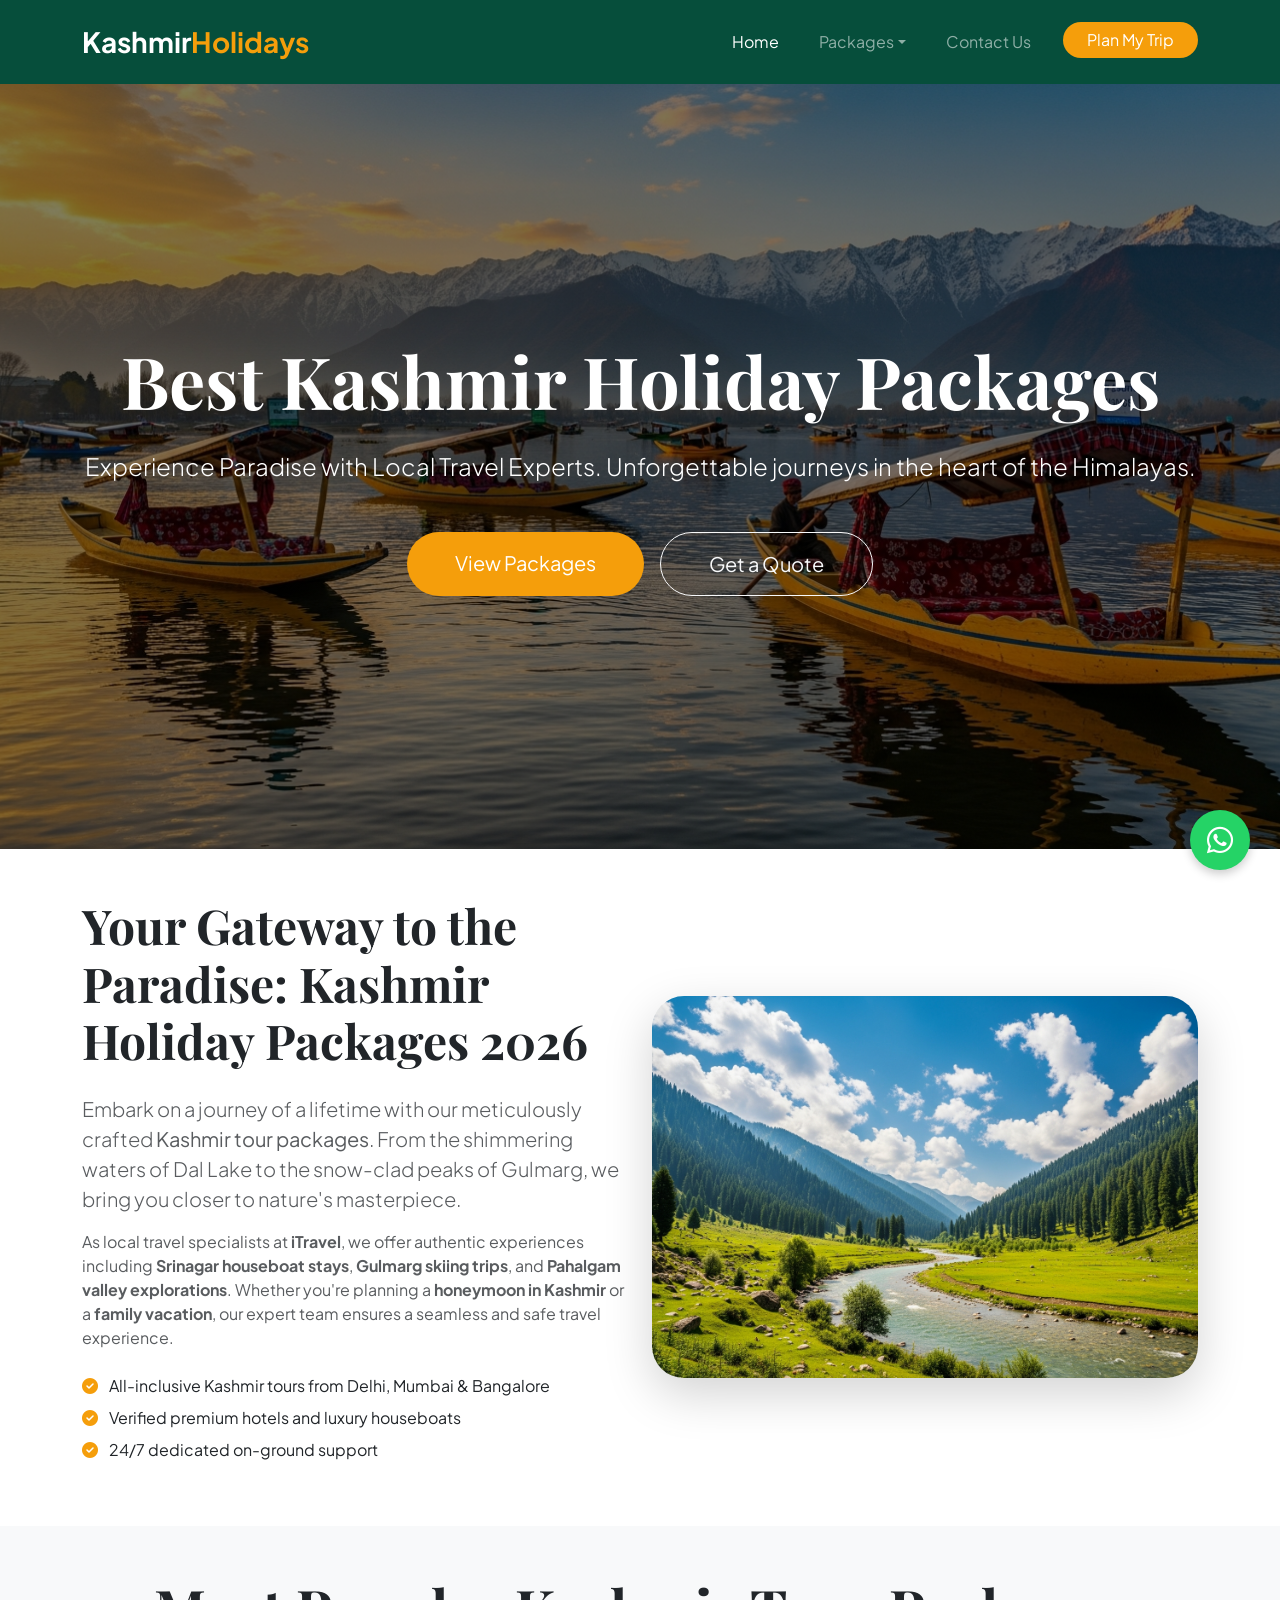
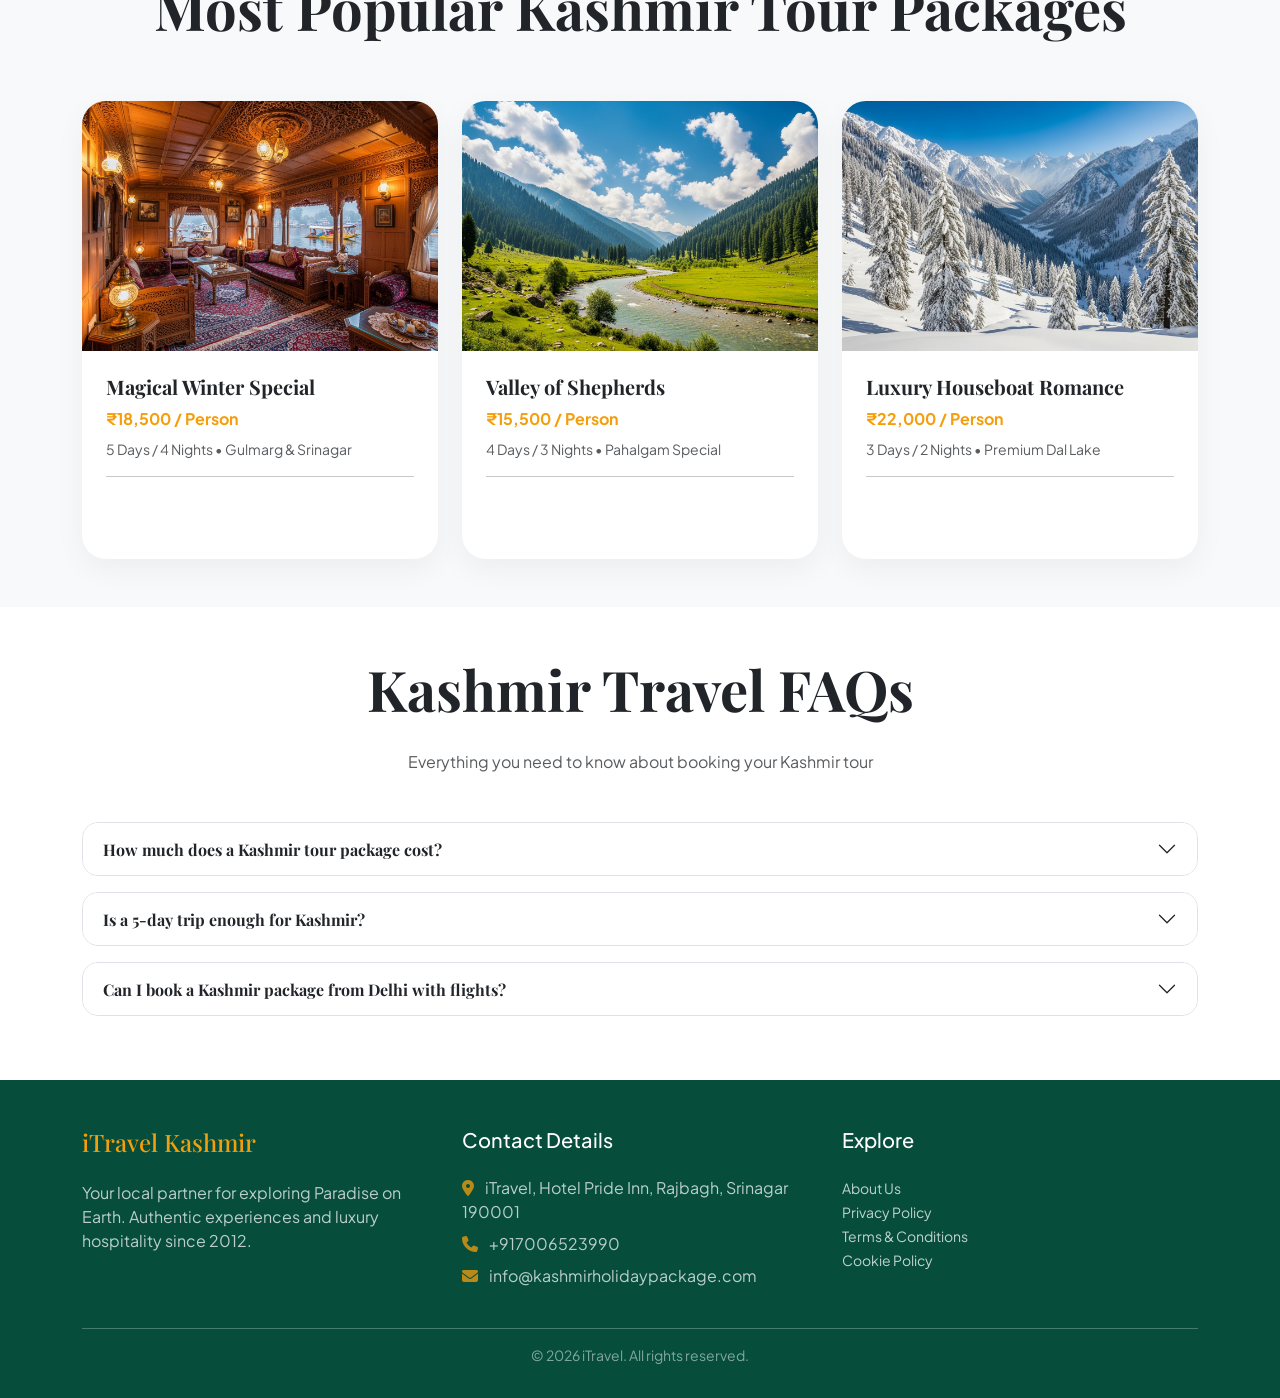
<file: client/index.html>
<!DOCTYPE html>
<html lang="en">
<head>
    <meta charset="UTF-8">
    <meta name="viewport" content="width=device-width, initial-scale=1.0">
    <title>Kashmir Holiday Packages | Best Kashmir Tour Packages 2026</title>
    <meta name="description" content="Book affordable Kashmir holiday packages with iTravel. Explore Srinagar, Gulmarg, Pahalgam & Sonmarg. Custom tour packages from Delhi, Mumbai & more.">
    <meta name="keywords" content="Kashmir holiday packages, Kashmir tour packages, Srinagar packages, Gulmarg packages, Pahalgam tour, Kashmir trip cost, book kashmir tour">
    
    <!-- Bootstrap CSS -->
    <link href="https://cdn.jsdelivr.net/npm/bootstrap@5.3.3/dist/css/bootstrap.min.css" rel="stylesheet">
    <!-- Google Fonts -->
    <link href="https://fonts.googleapis.com/css2?family=Playfair+Display:ital,wght@0,400..900;1,400..900&family=Plus+Jakarta+Sans:wght@200..800&display=swap" rel="stylesheet">
    <!-- Font Awesome -->
    <link rel="stylesheet" href="https://cdnjs.cloudflare.com/ajax/libs/font-awesome/6.6.0/css/all.min.css">
    
    <style>
        :root {
            --primary: #064e3b;
            --accent: #f59e0b;
            --light-bg: #f8fafc;
        }
        body { font-family: 'Plus Jakarta Sans', sans-serif; background-color: var(--light-bg); }
        h1, h2, h3, .font-serif { font-family: 'Playfair Display', serif; }
        .bg-primary-custom { background-color: var(--primary); }
        .text-accent { color: var(--accent); }
        .btn-accent { background-color: var(--accent); color: white; border: none; transition: 0.3s; }
        .btn-accent:hover { background-color: #d97706; transform: translateY(-2px); }
        .hero-section {
            background: linear-gradient(rgba(0,0,0,0.5), rgba(0,0,0,0.5)), url('assets/cinematic_dal_lake_sunset_landscape.png');
            background-size: cover;
            background-position: center;
            height: 85vh;
            display: flex;
            align-items: center;
            color: white;
        }
        .card-custom {
            border: none;
            border-radius: 1.5rem;
            box-shadow: 0 10px 30px rgba(0,0,0,0.05);
            transition: 0.3s;
        }
        .card-custom:hover { transform: translateY(-10px); }
        .form-control-custom {
            padding: 0.8rem 1.2rem;
            border-radius: 0.8rem;
            border: 1px solid #e2e8f0;
            background-color: #f8fafc;
        }
        .form-control-custom:focus {
            box-shadow: 0 0 0 3px rgba(245, 158, 11, 0.2);
            border-color: var(--accent);
        }
        .whatsapp-btn {
            position: fixed;
            bottom: 30px;
            right: 30px;
            background-color: #25d366;
            color: white;
            width: 60px;
            height: 60px;
            border-radius: 50%;
            display: flex;
            align-items: center;
            justify-content: center;
            font-size: 30px;
            box-shadow: 0 4px 10px rgba(0,0,0,0.2);
            z-index: 1000;
            text-decoration: none;
        }
    </style>
</head>
<body>

    <!-- Navbar -->
    <nav class="navbar navbar-expand-lg navbar-dark bg-primary-custom sticky-top py-3">
        <div class="container">
            <a class="navbar-brand fw-bold fs-3" href="index.html">Kashmir<span class="text-accent">Holidays</span></a>
            <button class="navbar-toggler" type="button" data-bs-toggle="collapse" data-bs-target="#navbarNav">
                <span class="navbar-toggler-icon"></span>
            </button>
            <div class="collapse navbar-collapse" id="navbarNav">
                <ul class="navbar-nav ms-auto gap-lg-4">
                    <li class="nav-item"><a class="nav-link active" href="index.html">Home</a></li>
                    <li class="nav-item dropdown">
                        <a class="nav-link dropdown-toggle" href="#" id="navbarDropdown" role="button" data-bs-toggle="dropdown">Packages</a>
                        <ul class="dropdown-menu border-0 shadow-sm">
                            <li><a class="dropdown-item" href="packages.html">All Packages</a></li>
                            <li><hr class="dropdown-divider"></li>
                            <li><a class="dropdown-item" href="kashmir-honeymoon-packages.html">Honeymoon Packages</a></li>
                            <li><a class="dropdown-item" href="kashmir-family-tour-packages.html">Family Packages</a></li>
                            <li><a class="dropdown-item" href="kashmir-tour-packages-from-delhi.html">From Delhi</a></li>
                            <li><hr class="dropdown-divider"></li>
                            <li><a class="dropdown-item" href="gulmarg-tour-packages.html">Gulmarg Specials</a></li>
                            <li><a class="dropdown-item" href="pahalgam-tour-packages.html">Pahalgam Specials</a></li>
                            <li><a class="dropdown-item" href="srinagar-tour-packages.html">Srinagar Specials</a></li>
                            <li><a class="dropdown-item" href="sonmarg-tour-packages.html">Sonmarg Specials</a></li>
                        </ul>
                    </li>
                    <li class="nav-item"><a class="nav-link" href="contact.html">Contact Us</a></li>
                    <li class="nav-item"><a class="btn btn-accent px-4 rounded-pill" href="contact.html">Plan My Trip</a></li>
                </ul>
            </div>
        </div>
    </nav>

    <!-- Hero Section -->
    <header class="hero-section">
        <div class="container text-center">
            <h1 class="display-2 fw-bold mb-4">Best Kashmir Holiday Packages</h1>
            <p class="lead mb-5 fs-4">Experience Paradise with Local Travel Experts. Unforgettable journeys in the heart of the Himalayas.</p>
            <div class="d-flex flex-wrap justify-content-center gap-3">
                <a href="packages.html" class="btn btn-accent btn-lg px-5 py-3 rounded-pill">View Packages</a>
                <a href="contact.html" class="btn btn-outline-light btn-lg px-5 py-3 rounded-pill">Get a Quote</a>
            </div>
        </div>
    </header>

    <!-- Detailed SEO Content Section -->
    <section class="py-5 bg-white">
        <div class="container">
            <div class="row align-items-center">
                <div class="col-lg-6 mb-4 mb-lg-0">
                    <h2 class="display-5 fw-bold text-dark mb-4">Your Gateway to the Paradise: Kashmir Holiday Packages 2026</h2>
                    <p class="text-muted lead">Embark on a journey of a lifetime with our meticulously crafted <strong>Kashmir tour packages</strong>. From the shimmering waters of Dal Lake to the snow-clad peaks of Gulmarg, we bring you closer to nature's masterpiece.</p>
                    <p class="text-muted">As local travel specialists at <strong>iTravel</strong>, we offer authentic experiences including <strong>Srinagar houseboat stays</strong>, <strong>Gulmarg skiing trips</strong>, and <strong>Pahalgam valley explorations</strong>. Whether you're planning a <strong>honeymoon in Kashmir</strong> or a <strong>family vacation</strong>, our expert team ensures a seamless and safe travel experience.</p>
                    <ul class="list-unstyled mt-4">
                        <li class="mb-2"><i class="fas fa-check-circle text-accent me-2"></i> All-inclusive Kashmir tours from Delhi, Mumbai & Bangalore</li>
                        <li class="mb-2"><i class="fas fa-check-circle text-accent me-2"></i> Verified premium hotels and luxury houseboats</li>
                        <li class="mb-2"><i class="fas fa-check-circle text-accent me-2"></i> 24/7 dedicated on-ground support</li>
                    </ul>
                </div>
                <div class="col-lg-6">
                    <img src="assets/lush_pahalgam_valley_landscape.png" class="img-fluid rounded-5 shadow-lg" alt="Kashmir Holiday Packages">
                </div>
            </div>
        </div>
    </section>

    <!-- Packages Section -->
    <section id="packages" class="py-5 bg-light">
        <div class="container">
            <div class="text-center mb-5">
                <h2 class="display-4 fw-bold text-dark">Most Popular Kashmir Tour Packages</h2>
                <div class="mx-auto bg-accent" style="width: 80px; height: 4px;"></div>
            </div>
            <div class="row g-4">
                <!-- Pkg 1 -->
                <div class="col-md-4">
                    <div class="card card-custom h-100 overflow-hidden">
                        <img src="assets/luxury_houseboat_interior_bedroom.png" class="card-img-top" style="height: 250px; object-fit: cover;" alt="Srinagar Houseboat Package">
                        <div class="card-body p-4">
                            <h3 class="h5 fw-bold">Magical Winter Special</h3>
                            <p class="text-accent fw-bold mb-2">₹18,500 / Person</p>
                            <p class="text-muted small">5 Days / 4 Nights • Gulmarg & Srinagar</p>
                            <hr>
                            <a href="gulmarg-tour-packages.html" class="btn btn-primary-custom text-white w-100 py-2 rounded-pill">View Details</a>
                        </div>
                    </div>
                </div>
                <!-- Pkg 2 -->
                <div class="col-md-4">
                    <div class="card card-custom h-100 overflow-hidden">
                        <img src="assets/lush_pahalgam_valley_landscape.png" class="card-img-top" style="height: 250px; object-fit: cover;" alt="Pahalgam Valley Package">
                        <div class="card-body p-4">
                            <h3 class="h5 fw-bold">Valley of Shepherds</h3>
                            <p class="text-accent fw-bold mb-2">₹15,500 / Person</p>
                            <p class="text-muted small">4 Days / 3 Nights • Pahalgam Special</p>
                            <hr>
                            <a href="pahalgam-tour-packages.html" class="btn btn-primary-custom text-white w-100 py-2 rounded-pill">View Details</a>
                        </div>
                    </div>
                </div>
                <!-- Pkg 3 -->
                <div class="col-md-4">
                    <div class="card card-custom h-100 overflow-hidden">
                        <img src="assets/snowy_gulmarg_mountains_landscape.png" class="card-img-top" style="height: 250px; object-fit: cover;" alt="Kashmir Honeymoon Package">
                        <div class="card-body p-4">
                            <h3 class="h5 fw-bold">Luxury Houseboat Romance</h3>
                            <p class="text-accent fw-bold mb-2">₹22,000 / Person</p>
                            <p class="text-muted small">3 Days / 2 Nights • Premium Dal Lake</p>
                            <hr>
                            <a href="kashmir-honeymoon-packages.html" class="btn btn-primary-custom text-white w-100 py-2 rounded-pill">View Details</a>
                        </div>
                    </div>
                </div>
            </div>
        </div>
    </section>

    <!-- FAQ Section -->
    <section class="py-5 bg-white">
        <div class="container">
            <div class="text-center mb-5">
                <h2 class="display-4 fw-bold text-dark">Kashmir Travel FAQs</h2>
                <div class="mx-auto bg-accent" style="width: 80px; height: 4px;"></div>
                <p class="text-muted mt-3">Everything you need to know about booking your Kashmir tour</p>
            </div>
            <div class="accordion accordion-flush mx-auto max-w-3xl" id="faqAccordion">
                <div class="accordion-item border rounded-4 mb-3 overflow-hidden">
                    <h2 class="accordion-header">
                        <button class="accordion-button collapsed fw-bold" type="button" data-bs-toggle="collapse" data-bs-target="#faq1">
                            How much does a Kashmir tour package cost?
                        </button>
                    </h2>
                    <div id="faq1" class="accordion-collapse collapse" data-bs-parent="#faqAccordion">
                        <div class="accordion-body text-muted">A standard 5-day Kashmir tour package usually starts from ₹15,000 to ₹25,000 per person, depending on the hotel category and inclusions. We offer customized packages to fit every budget.</div>
                    </div>
                </div>
                <div class="accordion-item border rounded-4 mb-3 overflow-hidden">
                    <h2 class="accordion-header">
                        <button class="accordion-button collapsed fw-bold" type="button" data-bs-toggle="collapse" data-bs-target="#faq2">
                            Is a 5-day trip enough for Kashmir?
                        </button>
                    </h2>
                    <div id="faq2" class="accordion-collapse collapse" data-bs-parent="#faqAccordion">
                        <div class="accordion-body text-muted">A 5-day trip is perfect for a quick getaway covering Srinagar, Gulmarg, and Pahalgam. However, for a more relaxed pace and to include Sonmarg, we recommend a 6 to 7-day itinerary.</div>
                    </div>
                </div>
                <div class="accordion-item border rounded-4 mb-3 overflow-hidden">
                    <h2 class="accordion-header">
                        <button class="accordion-button collapsed fw-bold" type="button" data-bs-toggle="collapse" data-bs-target="#faq3">
                            Can I book a Kashmir package from Delhi with flights?
                        </button>
                    </h2>
                    <div id="faq3" class="accordion-collapse collapse" data-bs-parent="#faqAccordion">
                        <div class="accordion-body text-muted">Yes! We specialize in all-inclusive Kashmir tour packages from Delhi, Mumbai, and other major cities. We handle your flight bookings, airport transfers, and entire stay.</div>
                    </div>
                </div>
            </div>
        </div>
    </section>

    <!-- Footer -->
    <footer class="bg-primary-custom text-white pt-5 pb-3">
        <div class="container">
            <div class="row g-4 mb-4">
                <div class="col-md-4">
                    <h3 class="h4 text-accent mb-4">iTravel Kashmir</h3>
                    <p class="text-light opacity-75">Your local partner for exploring Paradise on Earth. Authentic experiences and luxury hospitality since 2012.</p>
                </div>
                <div class="col-md-4">
                    <h4 class="h5 mb-4">Contact Details</h4>
                    <ul class="list-unstyled text-light opacity-75">
                        <li class="mb-2"><i class="fas fa-map-marker-alt me-2 text-accent"></i> iTravel, Hotel Pride Inn, Rajbagh, Srinagar 190001</li>
                        <li class="mb-2"><i class="fas fa-phone me-2 text-accent"></i> +917006523990</li>
                        <li class="mb-2"><i class="fas fa-envelope me-2 text-accent"></i> info@kashmirholidaypackage.com</li>
                    </ul>
                </div>
                <div class="col-md-4">
                    <h4 class="h5 mb-4">Explore</h4>
                    <ul class="list-unstyled text-light opacity-75">
                        <li><a href="about-us.html" class="text-white text-decoration-none small">About Us</a></li>
                        <li><a href="privacy-policy.html" class="text-white text-decoration-none small">Privacy Policy</a></li>
                        <li><a href="terms-and-conditions.html" class="text-white text-decoration-none small">Terms & Conditions</a></li>
                        <li><a href="cookies.html" class="text-white text-decoration-none small">Cookie Policy</a></li>
                    </ul>
                </div>
            </div>
            <hr class="opacity-25">
            <p class="text-center small opacity-50">&copy; 2026 iTravel. All rights reserved.</p>
        </div>
    </footer>

    <!-- Floating WhatsApp -->
    <a href="https://wa.me/917006523990" class="whatsapp-btn" target="_blank">
        <i class="fab fa-whatsapp"></i>
    </a>

    <!-- Bootstrap JS -->
    <script src="https://cdn.jsdelivr.net/npm/bootstrap@5.3.3/dist/js/bootstrap.bundle.min.js"></script>
</body>
</html>
</file>
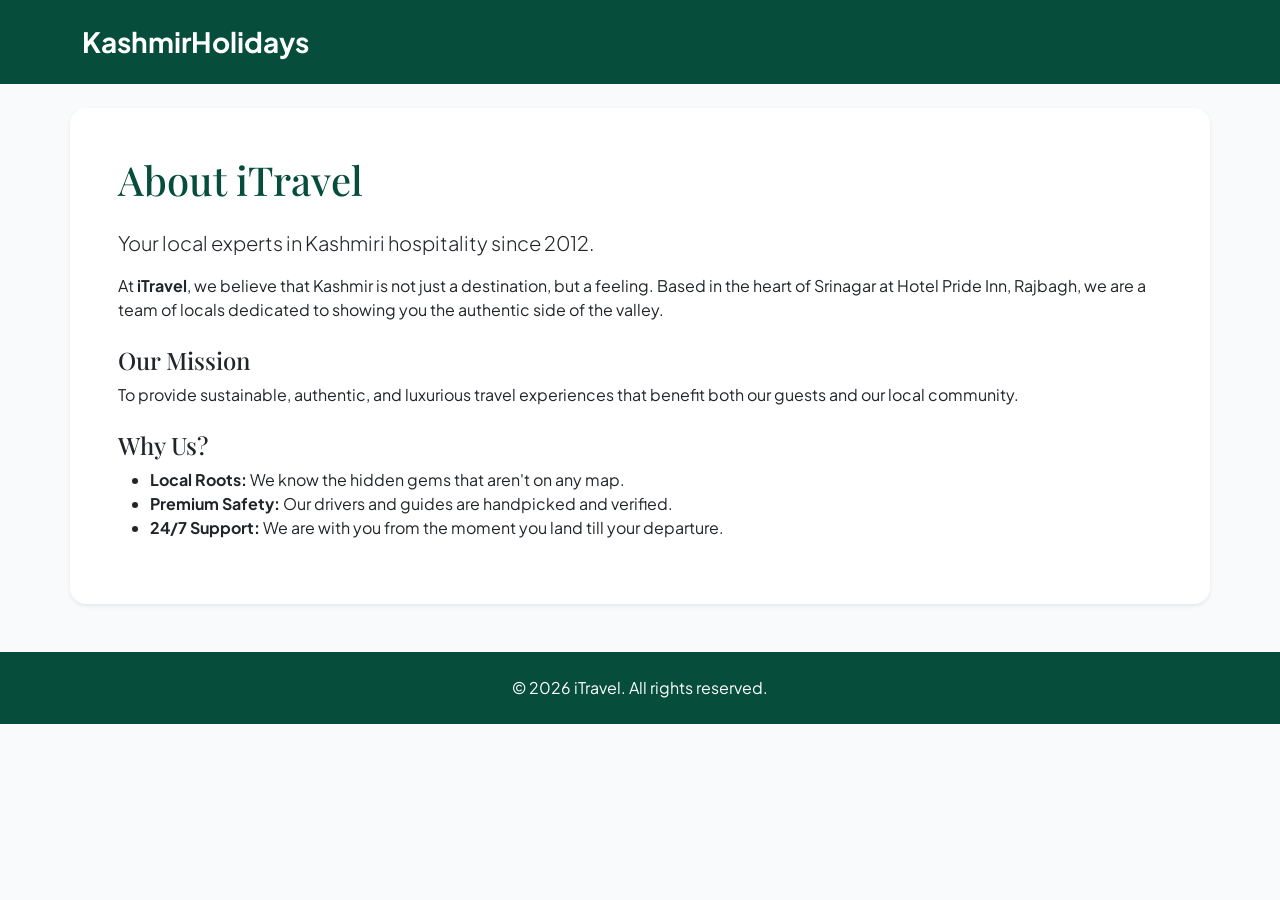
<file: client/about-us.html>
<!DOCTYPE html>
<html lang="en">
<head>
    <meta charset="UTF-8">
    <meta name="viewport" content="width=device-width, initial-scale=1.0">
    <title>About Us | Kashmir Holiday Packages - iTravel</title>
    <link href="https://cdn.jsdelivr.net/npm/bootstrap@5.3.3/dist/css/bootstrap.min.css" rel="stylesheet">
    <link href="https://fonts.googleapis.com/css2?family=Plus+Jakarta+Sans:wght@200..800&family=Playfair+Display:wght@700&display=swap" rel="stylesheet">
    <style>:root { --primary: #064e3b; --accent: #f59e0b; } body { font-family: 'Plus Jakarta Sans', sans-serif; background: #f8fafc; } .bg-primary-custom { background-color: var(--primary); } h1, h2 { font-family: 'Playfair Display', serif; color: var(--primary); }</style>
</head>
<body>
    <nav class="navbar navbar-expand-lg navbar-dark bg-primary-custom py-3"><div class="container"><a class="navbar-brand fw-bold fs-3" href="index.html">Kashmir<span class="text-accent">Holidays</span></a></div></nav>
    <div class="container py-5 bg-white shadow-sm mt-4 rounded-4 px-4 px-md-5">
        <h1 class="mb-4">About iTravel</h1>
        <p class="lead">Your local experts in Kashmiri hospitality since 2012.</p>
        <p>At <strong>iTravel</strong>, we believe that Kashmir is not just a destination, but a feeling. Based in the heart of Srinagar at Hotel Pride Inn, Rajbagh, we are a team of locals dedicated to showing you the authentic side of the valley.</p>
        <h2 class="h4 mt-4">Our Mission</h2>
        <p>To provide sustainable, authentic, and luxurious travel experiences that benefit both our guests and our local community.</p>
        <h2 class="h4 mt-4">Why Us?</h2>
        <ul>
            <li><strong>Local Roots:</strong> We know the hidden gems that aren't on any map.</li>
            <li><strong>Premium Safety:</strong> Our drivers and guides are handpicked and verified.</li>
            <li><strong>24/7 Support:</strong> We are with you from the moment you land till your departure.</li>
        </ul>
    </div>
    <footer class="bg-primary-custom text-white py-4 text-center mt-5"><p class="mb-0">&copy; 2026 iTravel. All rights reserved.</p></footer>
</body>
</html>
</file>
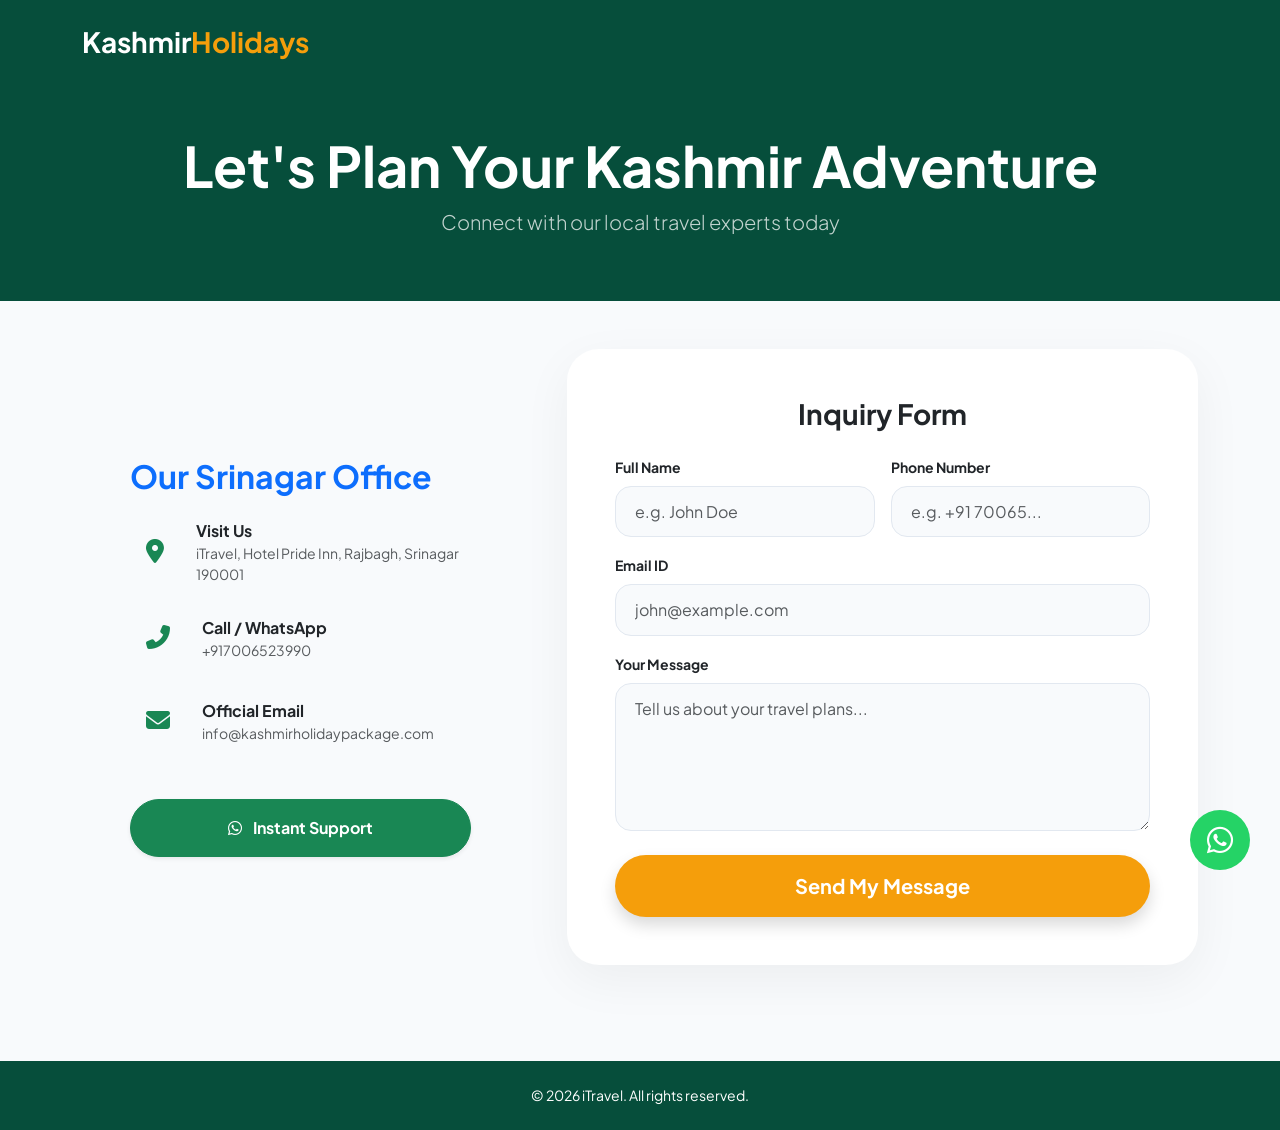
<file: client/contact.html>
<!DOCTYPE html>
<html lang="en">
<head>
    <meta charset="UTF-8">
    <meta name="viewport" content="width=device-width, initial-scale=1.0">
    <title>Contact Us | iTravel Kashmir Holiday Packages</title>
    <meta name="description" content="Contact iTravel for the best Kashmir holiday packages. Local experts at Hotel Pride Inn, Rajbagh, Srinagar.">
    <link href="https://cdn.jsdelivr.net/npm/bootstrap@5.3.3/dist/css/bootstrap.min.css" rel="stylesheet">
    <link href="https://fonts.googleapis.com/css2?family=Plus+Jakarta+Sans:wght@200..800&family=Playfair+Display:wght@700&display=swap" rel="stylesheet">
    <link rel="stylesheet" href="https://cdnjs.cloudflare.com/ajax/libs/font-awesome/6.6.0/css/all.min.css">
    <style>
        :root { --primary: #064e3b; --accent: #f59e0b; }
        body { font-family: 'Plus Jakarta Sans', sans-serif; background-color: #f8fafc; }
        .bg-primary-custom { background-color: var(--primary); }
        .text-accent { color: var(--accent); }
        .btn-accent { background-color: var(--accent); color: white; border: none; transition: 0.3s; }
        .btn-accent:hover { background-color: #d97706; transform: translateY(-2px); }
        .contact-card { border-radius: 2rem; border: none; box-shadow: 0 15px 50px rgba(0,0,0,0.05); background: #fff; }
        .form-control { padding: 0.8rem 1.2rem; border-radius: 1rem; border: 1px solid #e2e8f0; background: #f8fafc; }
        .form-control:focus { box-shadow: 0 0 0 3px rgba(245, 158, 11, 0.2); border-color: var(--accent); }
    </style>
</head>
<body>
    <nav class="navbar navbar-expand-lg navbar-dark bg-primary-custom py-3">
        <div class="container">
            <a class="navbar-brand fw-bold fs-3" href="index.html">Kashmir<span class="text-accent">Holidays</span></a>
        </div>
    </nav>

    <div class="bg-primary-custom text-white py-5 text-center">
        <h1 class="display-4 fw-bold font-serif">Let's Plan Your Kashmir Adventure</h1>
        <p class="lead opacity-75">Connect with our local travel experts today</p>
    </div>

    <main class="container py-5">
        <div class="row g-5 align-items-center">
            <div class="col-md-5">
                <div class="p-4 p-lg-5">
                    <h2 class="fw-bold mb-4 font-serif text-primary">Our Srinagar Office</h2>
                    <div class="mb-4 d-flex align-items-center">
                        <div class="bg-emerald-100 p-3 rounded-circle me-3 text-success"><i class="fas fa-map-marker-alt fs-4"></i></div>
                        <div><p class="fw-bold mb-0">Visit Us</p><p class="text-muted mb-0 small">iTravel, Hotel Pride Inn, Rajbagh, Srinagar 190001</p></div>
                    </div>
                    <div class="mb-4 d-flex align-items-center">
                        <div class="bg-emerald-100 p-3 rounded-circle me-3 text-success"><i class="fas fa-phone-alt fs-4"></i></div>
                        <div><p class="fw-bold mb-0">Call / WhatsApp</p><p class="text-muted mb-0 small">+917006523990</p></div>
                    </div>
                    <div class="mb-4 d-flex align-items-center">
                        <div class="bg-emerald-100 p-3 rounded-circle me-3 text-success"><i class="fas fa-envelope fs-4"></i></div>
                        <div><p class="fw-bold mb-0">Official Email</p><p class="text-muted mb-0 small text-break">info@kashmirholidaypackage.com</p></div>
                    </div>
                    <div class="mt-5">
                        <a href="https://wa.me/917006523990" class="btn btn-success w-100 py-3 rounded-pill fw-bold shadow-sm"><i class="fab fa-whatsapp me-2"></i> Instant Support</a>
                    </div>
                </div>
            </div>
            
            <div class="col-md-7">
                <div class="card contact-card p-4 p-lg-5">
                    <h3 class="fw-bold mb-4 text-center">Inquiry Form</h3>
                    <form action="https://formspree.io/f/info@kashmirholidaypackage.com" method="POST">
                        <div class="row g-3">
                            <div class="col-md-6">
                                <label class="form-label small fw-bold">Full Name</label>
                                <input type="text" name="name" class="form-control" placeholder="e.g. John Doe" required>
                            </div>
                            <div class="col-md-6">
                                <label class="form-label small fw-bold">Phone Number</label>
                                <input type="tel" name="phone" class="form-control" placeholder="e.g. +91 70065..." required>
                            </div>
                            <div class="col-12">
                                <label class="form-label small fw-bold">Email ID</label>
                                <input type="email" name="email" class="form-control" placeholder="john@example.com" required>
                            </div>
                            <div class="col-12">
                                <label class="form-label small fw-bold">Your Message</label>
                                <textarea name="message" class="form-control" rows="5" placeholder="Tell us about your travel plans..."></textarea>
                            </div>
                            <div class="col-12 mt-4">
                                <button type="submit" class="btn btn-accent w-100 py-3 rounded-pill fw-bold fs-5 shadow">Send My Message</button>
                            </div>
                        </div>
                    </form>
                </div>
            </div>
        </div>
    </main>

    <footer class="bg-primary-custom text-white py-4 text-center mt-5">
        <p class="mb-0 small">&copy; 2026 iTravel. All rights reserved.</p>
    </footer>

    <a href="https://wa.me/917006523990" class="whatsapp-btn" style="position: fixed; bottom: 30px; right: 30px; background-color: #25d366; color: white; width: 60px; height: 60px; border-radius: 50%; display: flex; align-items: center; justify-content: center; font-size: 30px; z-index: 1000; text-decoration: none;">
        <i class="fab fa-whatsapp"></i>
    </a>
</body>
</html>
</file>
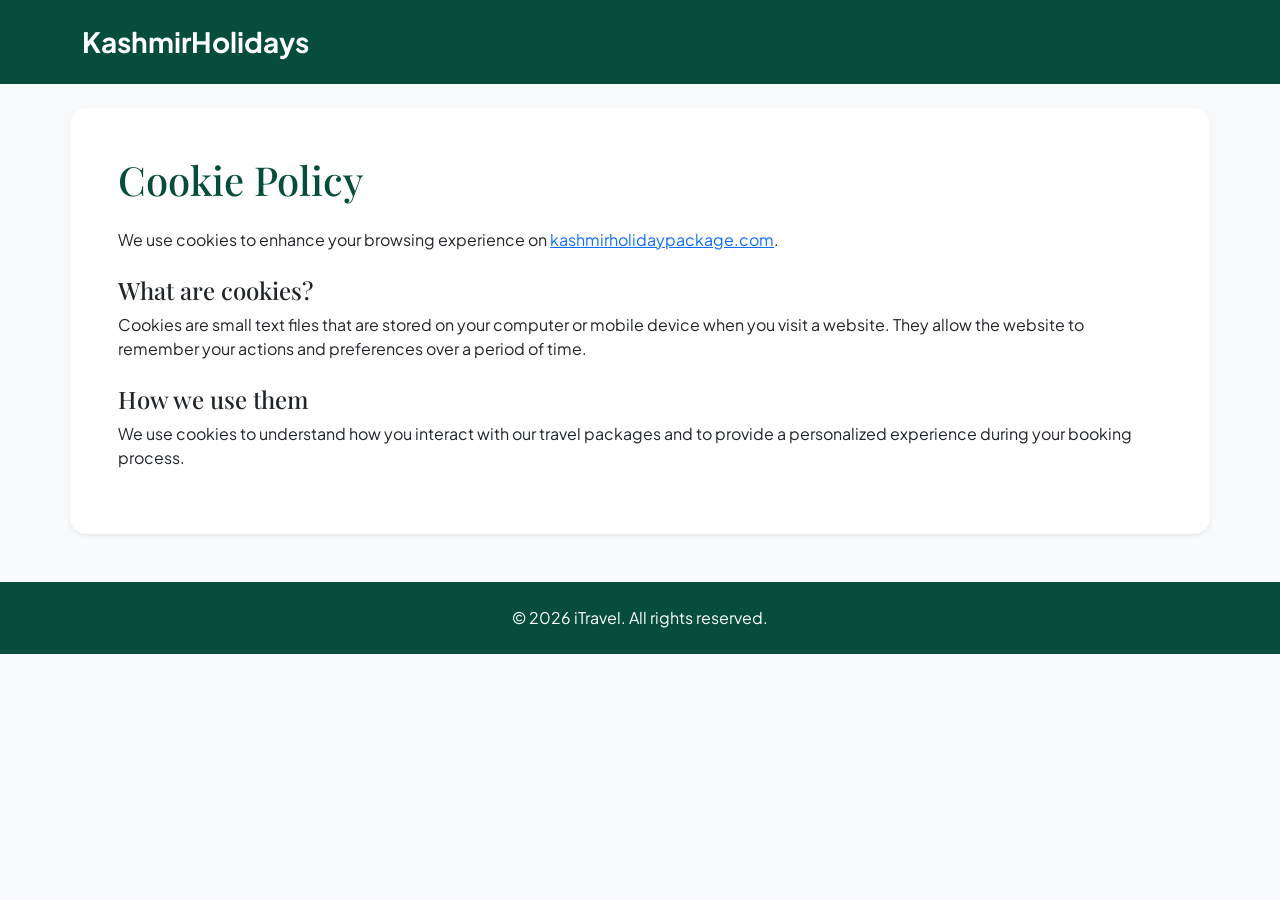
<file: client/cookies.html>
<!DOCTYPE html>
<html lang="en">
<head>
    <meta charset="UTF-8">
    <meta name="viewport" content="width=device-width, initial-scale=1.0">
    <title>Cookie Policy | Kashmir Holiday Packages - iTravel</title>
    <link href="https://cdn.jsdelivr.net/npm/bootstrap@5.3.3/dist/css/bootstrap.min.css" rel="stylesheet">
    <link href="https://fonts.googleapis.com/css2?family=Plus+Jakarta+Sans:wght@200..800&family=Playfair+Display:wght@700&display=swap" rel="stylesheet">
    <style>:root { --primary: #064e3b; --accent: #f59e0b; } body { font-family: 'Plus Jakarta Sans', sans-serif; background: #f8fafc; } .bg-primary-custom { background-color: var(--primary); } h1, h2 { font-family: 'Playfair Display', serif; color: var(--primary); }</style>
</head>
<body>
    <nav class="navbar navbar-expand-lg navbar-dark bg-primary-custom py-3"><div class="container"><a class="navbar-brand fw-bold fs-3" href="index.html">Kashmir<span class="text-accent">Holidays</span></a></div></nav>
    <div class="container py-5 bg-white shadow-sm mt-4 rounded-4 px-4 px-md-5">
        <h1 class="mb-4">Cookie Policy</h1>
        <p>We use cookies to enhance your browsing experience on <a href="https://kashmirholidaypackage.com">kashmirholidaypackage.com</a>.</p>
        <h2 class="h4 mt-4">What are cookies?</h2>
        <p>Cookies are small text files that are stored on your computer or mobile device when you visit a website. They allow the website to remember your actions and preferences over a period of time.</p>
        <h2 class="h4 mt-4">How we use them</h2>
        <p>We use cookies to understand how you interact with our travel packages and to provide a personalized experience during your booking process.</p>
    </div>
    <footer class="bg-primary-custom text-white py-4 text-center mt-5"><p class="mb-0">&copy; 2026 iTravel. All rights reserved.</p></footer>
</body>
</html>
</file>
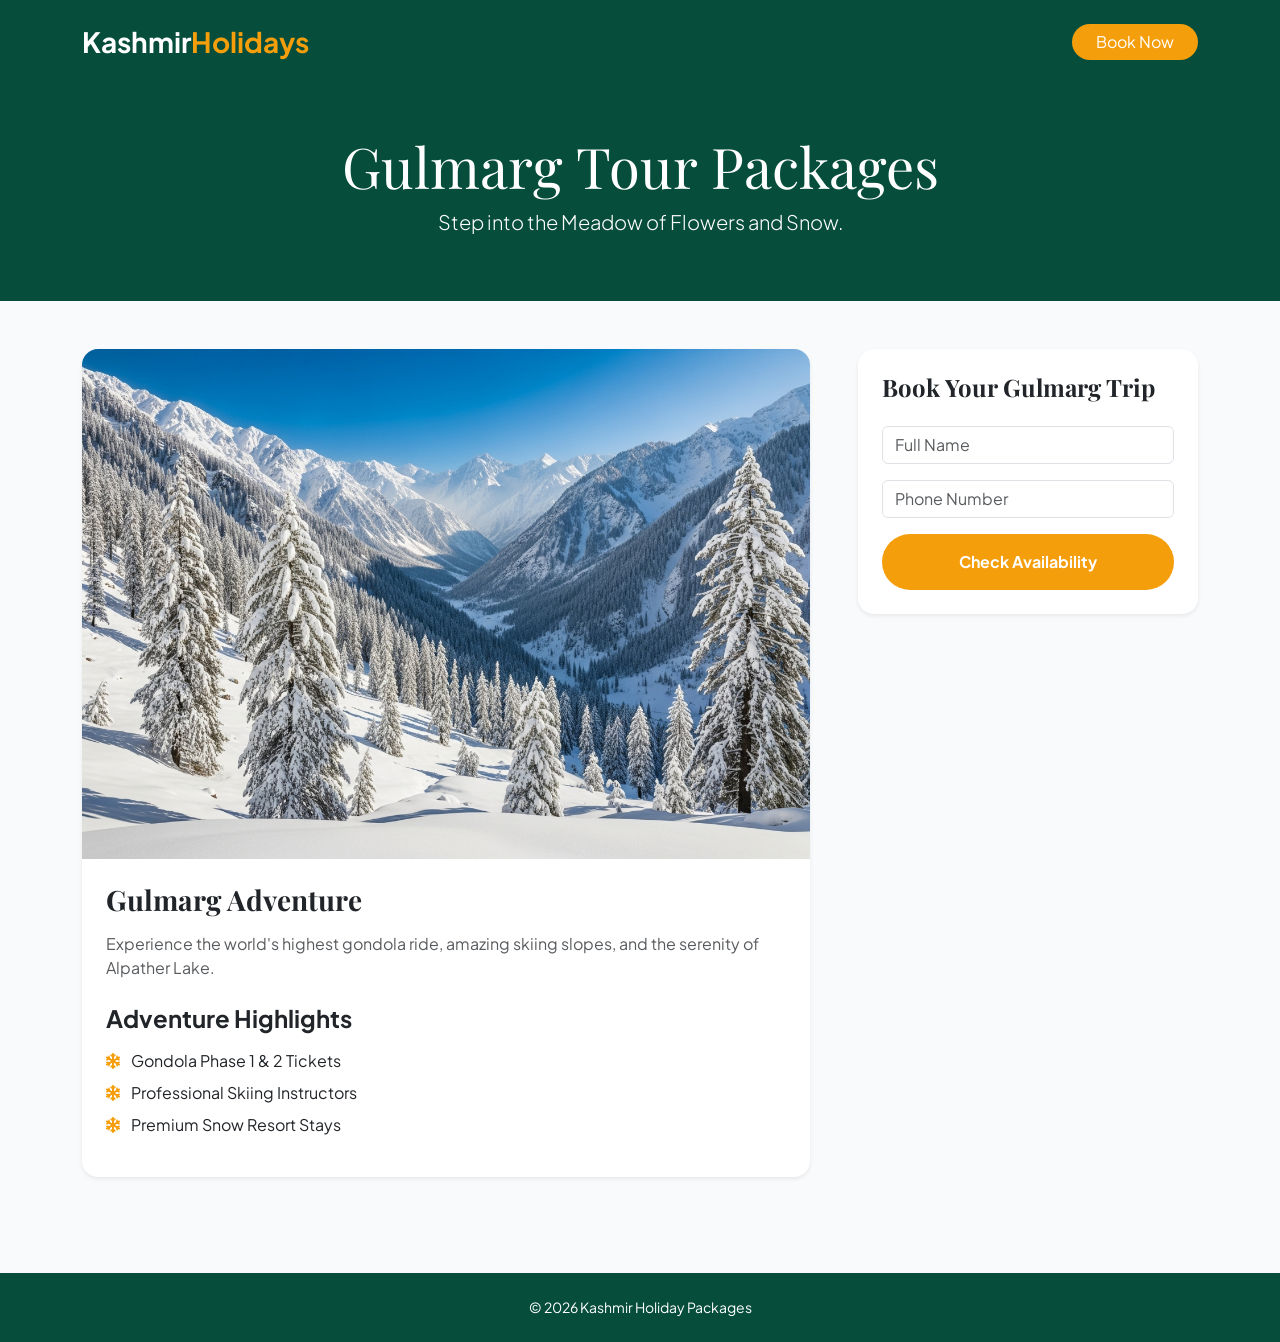
<file: client/gulmarg-tour-packages.html>
<!DOCTYPE html>
<html lang="en">
<head>
    <meta charset="UTF-8">
    <meta name="viewport" content="width=device-width, initial-scale=1.0">
    <title>Gulmarg Tour Packages | Skiing & Gondola 2026</title>
    <meta name="description" content="Best Gulmarg tour packages. Enjoy the world's highest gondola ride and premium skiing experiences.">
    <link href="https://cdn.jsdelivr.net/npm/bootstrap@5.3.3/dist/css/bootstrap.min.css" rel="stylesheet">
    <link href="https://fonts.googleapis.com/css2?family=Playfair+Display:ital,wght@0,400..900;1,400..900&family=Plus+Jakarta+Sans:wght@200..800&display=swap" rel="stylesheet">
    <link rel="stylesheet" href="https://cdnjs.cloudflare.com/ajax/libs/font-awesome/6.6.0/css/all.min.css">
    <style>
        :root { --primary: #064e3b; --accent: #f59e0b; }
        body { font-family: 'Plus Jakarta Sans', sans-serif; background-color: #f8fafc; }
        h1, h2, h3 { font-family: 'Playfair Display', serif; }
        .bg-primary-custom { background-color: var(--primary); }
        .text-accent { color: var(--accent); }
        .btn-accent { background-color: var(--accent); color: white; border: none; }
    </style>
</head>
<body>
    <nav class="navbar navbar-expand-lg navbar-dark bg-primary-custom sticky-top py-3">
        <div class="container">
            <a class="navbar-brand fw-bold fs-3" href="index.html">Kashmir<span class="text-accent">Holidays</span></a>
            <div class="ms-auto">
                <a class="btn btn-accent px-4 rounded-pill" href="contact.html">Book Now</a>
            </div>
        </div>
    </nav>

    <div class="bg-primary-custom text-white py-5 text-center">
        <h1 class="display-4">Gulmarg Tour Packages</h1>
        <p class="lead">Step into the Meadow of Flowers and Snow.</p>
    </div>

    <main class="container py-5">
        <div class="row g-5">
            <div class="col-lg-8">
                <div class="card mb-5 border-0 shadow-sm rounded-4 overflow-hidden">
                    <img src="assets/snowy_gulmarg_mountains_landscape.png" class="img-fluid" alt="Gulmarg Snow">
                    <div class="card-body p-4">
                        <h2 class="h3 fw-bold mb-3">Gulmarg Adventure</h2>
                        <p class="text-muted">Experience the world's highest gondola ride, amazing skiing slopes, and the serenity of Alpather Lake.</p>
                        <h4 class="fw-bold mt-4">Adventure Highlights</h4>
                        <ul class="list-unstyled mt-3">
                            <li class="mb-2"><i class="fas fa-snowflake text-accent me-2"></i> Gondola Phase 1 & 2 Tickets</li>
                            <li class="mb-2"><i class="fas fa-snowflake text-accent me-2"></i> Professional Skiing Instructors</li>
                            <li class="mb-2"><i class="fas fa-snowflake text-accent me-2"></i> Premium Snow Resort Stays</li>
                        </ul>
                    </div>
                </div>
            </div>
            <div class="col-lg-4">
                <div class="card p-4 shadow-sm border-0 rounded-4">
                    <h3 class="h4 fw-bold mb-4">Book Your Gulmarg Trip</h3>
                    <form action="https://formspree.io/f/info@kashmirholidaypackage.com" method="POST">
                        <input type="hidden" name="package" value="Gulmarg Package">
                        <div class="mb-3">
                            <input type="text" name="name" class="form-control" placeholder="Full Name" required>
                        </div>
                        <div class="mb-3">
                            <input type="tel" name="phone" class="form-control" placeholder="Phone Number" required>
                        </div>
                        <button type="submit" class="btn btn-accent w-100 py-3 rounded-pill fw-bold">Check Availability</button>
                    </form>
                </div>
            </div>
        </div>
    </main>

    <footer class="bg-primary-custom text-white py-4 text-center">
        <p class="mb-0 small">&copy; 2026 Kashmir Holiday Packages</p>
    </footer>
</body>
</html>
</file>
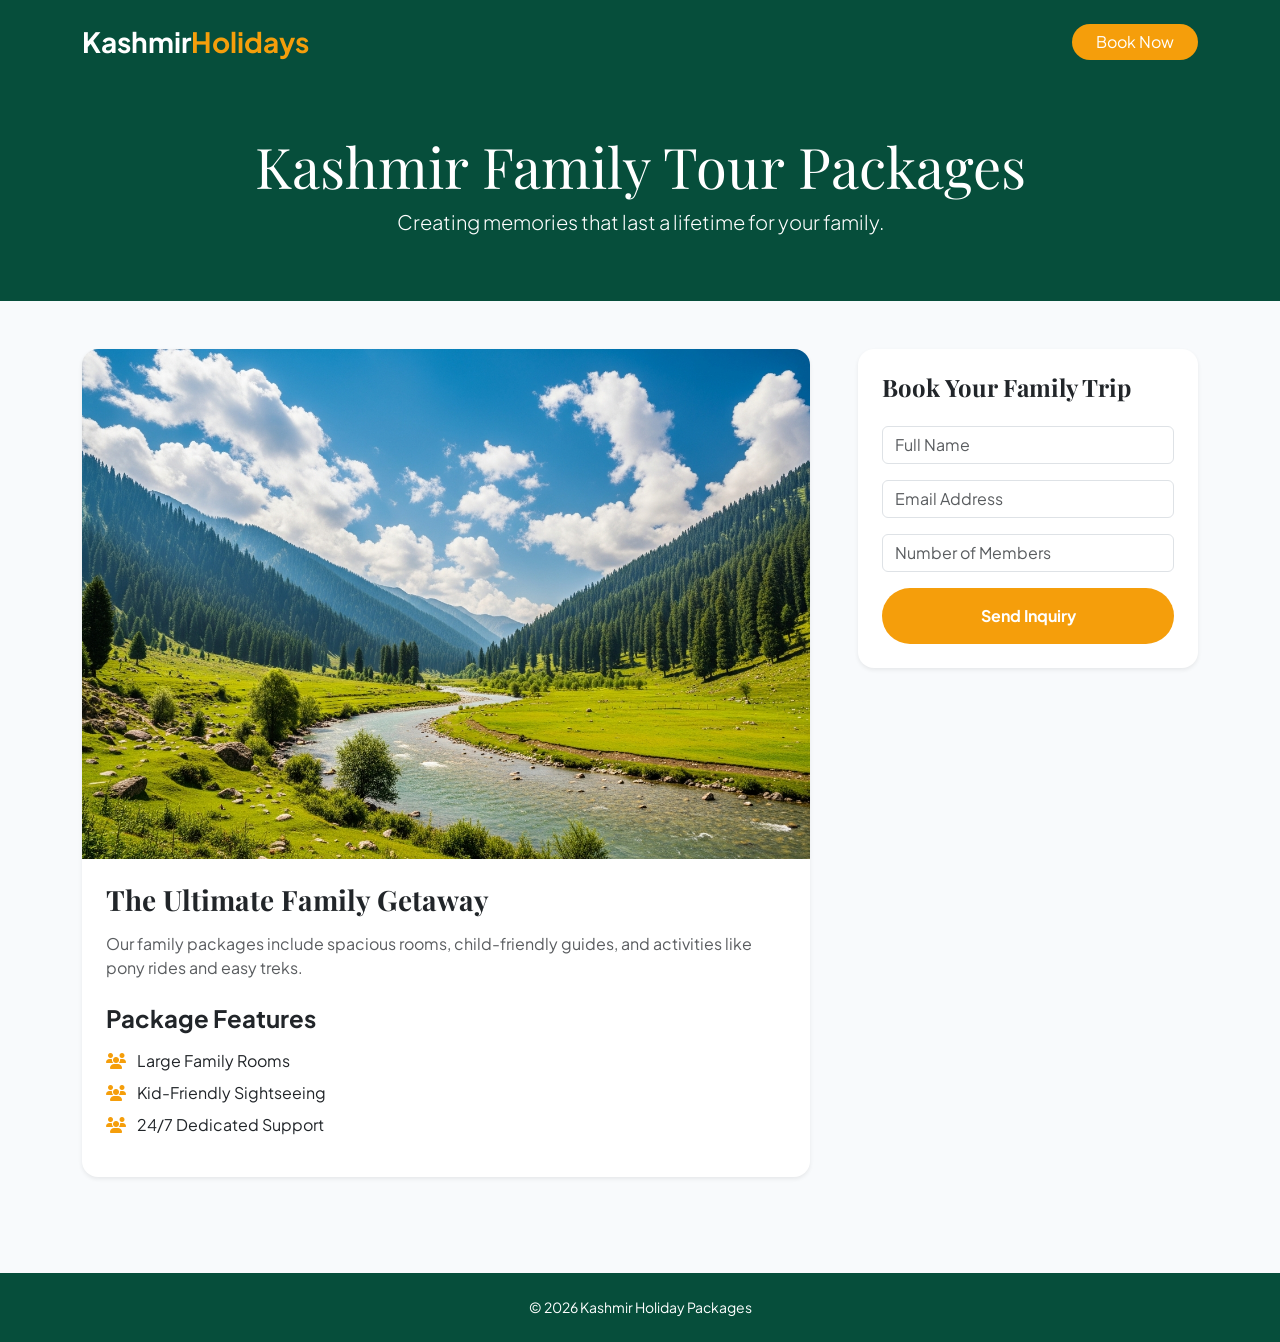
<file: client/kashmir-family-tour-packages.html>
<!DOCTYPE html>
<html lang="en">
<head>
    <meta charset="UTF-8">
    <meta name="viewport" content="width=device-width, initial-scale=1.0">
    <title>Kashmir Family Tour Packages | Best Family Deals 2026</title>
    <meta name="description" content="Safe and fun family tour packages for Kashmir. Kid-friendly activities and comfortable stays.">
    <link href="https://cdn.jsdelivr.net/npm/bootstrap@5.3.3/dist/css/bootstrap.min.css" rel="stylesheet">
    <link href="https://fonts.googleapis.com/css2?family=Playfair+Display:ital,wght@0,400..900;1,400..900&family=Plus+Jakarta+Sans:wght@200..800&display=swap" rel="stylesheet">
    <link rel="stylesheet" href="https://cdnjs.cloudflare.com/ajax/libs/font-awesome/6.6.0/css/all.min.css">
    <style>
        :root { --primary: #064e3b; --accent: #f59e0b; }
        body { font-family: 'Plus Jakarta Sans', sans-serif; background-color: #f8fafc; }
        h1, h2, h3 { font-family: 'Playfair Display', serif; }
        .bg-primary-custom { background-color: var(--primary); }
        .text-accent { color: var(--accent); }
        .btn-accent { background-color: var(--accent); color: white; border: none; }
    </style>
</head>
<body>
    <nav class="navbar navbar-expand-lg navbar-dark bg-primary-custom sticky-top py-3">
        <div class="container">
            <a class="navbar-brand fw-bold fs-3" href="index.html">Kashmir<span class="text-accent">Holidays</span></a>
            <div class="ms-auto">
                <a class="btn btn-accent px-4 rounded-pill" href="contact.html">Book Now</a>
            </div>
        </div>
    </nav>

    <div class="bg-primary-custom text-white py-5 text-center">
        <h1 class="display-4">Kashmir Family Tour Packages</h1>
        <p class="lead">Creating memories that last a lifetime for your family.</p>
    </div>

    <main class="container py-5">
        <div class="row g-5">
            <div class="col-lg-8">
                <div class="card mb-5 border-0 shadow-sm rounded-4 overflow-hidden">
                    <img src="assets/lush_pahalgam_valley_landscape.png" class="img-fluid" alt="Family Vacation">
                    <div class="card-body p-4">
                        <h2 class="h3 fw-bold mb-3">The Ultimate Family Getaway</h2>
                        <p class="text-muted">Our family packages include spacious rooms, child-friendly guides, and activities like pony rides and easy treks.</p>
                        <h4 class="fw-bold mt-4">Package Features</h4>
                        <ul class="list-unstyled mt-3">
                            <li class="mb-2"><i class="fas fa-users text-accent me-2"></i> Large Family Rooms</li>
                            <li class="mb-2"><i class="fas fa-users text-accent me-2"></i> Kid-Friendly Sightseeing</li>
                            <li class="mb-2"><i class="fas fa-users text-accent me-2"></i> 24/7 Dedicated Support</li>
                        </ul>
                    </div>
                </div>
            </div>
            <div class="col-lg-4">
                <div class="card p-4 shadow-sm border-0 rounded-4">
                    <h3 class="h4 fw-bold mb-4">Book Your Family Trip</h3>
                    <form action="https://formspree.io/f/info@kashmirholidaypackage.com" method="POST">
                        <input type="hidden" name="package" value="Family Package">
                        <div class="mb-3">
                            <input type="text" name="name" class="form-control" placeholder="Full Name" required>
                        </div>
                        <div class="mb-3">
                            <input type="email" name="email" class="form-control" placeholder="Email Address" required>
                        </div>
                        <div class="mb-3">
                            <input type="number" name="members" class="form-control" placeholder="Number of Members" required>
                        </div>
                        <button type="submit" class="btn btn-accent w-100 py-3 rounded-pill fw-bold">Send Inquiry</button>
                    </form>
                </div>
            </div>
        </div>
    </main>

    <footer class="bg-primary-custom text-white py-4 text-center">
        <p class="mb-0 small">&copy; 2026 Kashmir Holiday Packages</p>
    </footer>
</body>
</html>
</file>
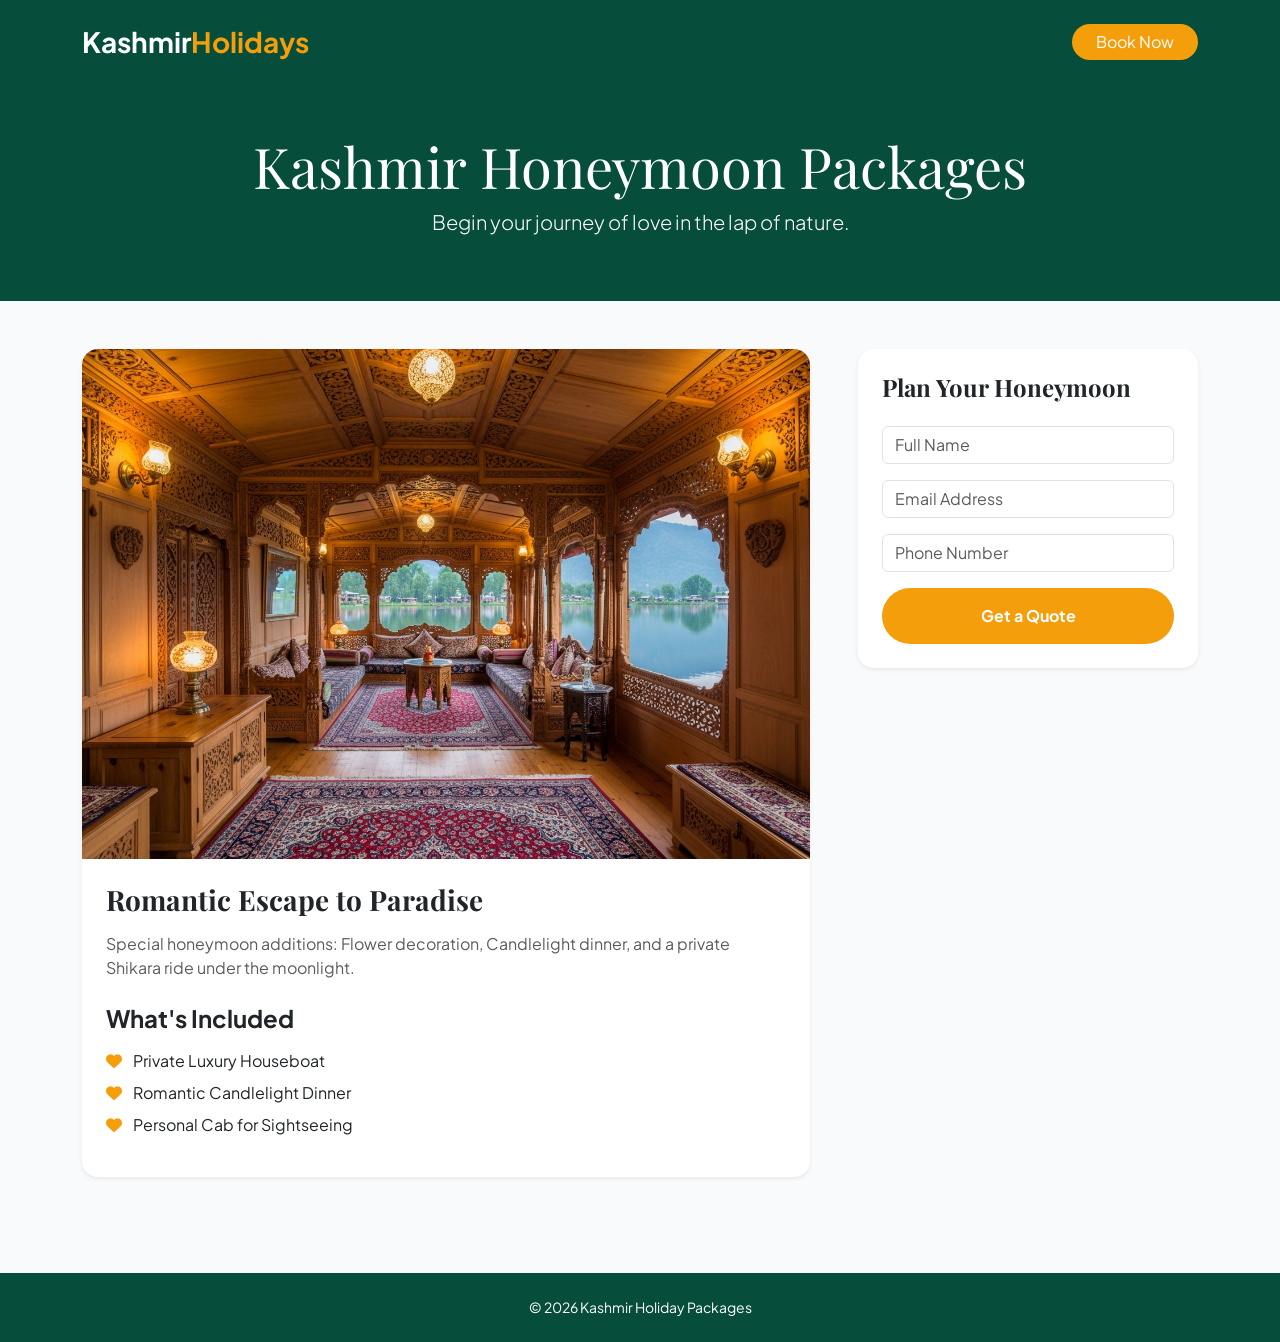
<file: client/kashmir-honeymoon-packages.html>
<!DOCTYPE html>
<html lang="en">
<head>
    <meta charset="UTF-8">
    <meta name="viewport" content="width=device-width, initial-scale=1.0">
    <title>Kashmir Honeymoon Packages | Romantic Escapes 2026</title>
    <meta name="description" content="Romantic honeymoon packages for Kashmir. Candlelight dinners, private shikara rides, and luxury houseboat stays.">
    <link href="https://cdn.jsdelivr.net/npm/bootstrap@5.3.3/dist/css/bootstrap.min.css" rel="stylesheet">
    <link href="https://fonts.googleapis.com/css2?family=Playfair+Display:ital,wght@0,400..900;1,400..900&family=Plus+Jakarta+Sans:wght@200..800&display=swap" rel="stylesheet">
    <link rel="stylesheet" href="https://cdnjs.cloudflare.com/ajax/libs/font-awesome/6.6.0/css/all.min.css">
    <style>
        :root { --primary: #064e3b; --accent: #f59e0b; }
        body { font-family: 'Plus Jakarta Sans', sans-serif; background-color: #f8fafc; }
        h1, h2, h3 { font-family: 'Playfair Display', serif; }
        .bg-primary-custom { background-color: var(--primary); }
        .text-accent { color: var(--accent); }
        .btn-accent { background-color: var(--accent); color: white; border: none; }
    </style>
</head>
<body>
    <nav class="navbar navbar-expand-lg navbar-dark bg-primary-custom sticky-top py-3">
        <div class="container">
            <a class="navbar-brand fw-bold fs-3" href="index.html">Kashmir<span class="text-accent">Holidays</span></a>
            <div class="ms-auto">
                <a class="btn btn-accent px-4 rounded-pill" href="contact.html">Book Now</a>
            </div>
        </div>
    </nav>

    <div class="bg-primary-custom text-white py-5 text-center">
        <h1 class="display-4">Kashmir Honeymoon Packages</h1>
        <p class="lead">Begin your journey of love in the lap of nature.</p>
    </div>

    <main class="container py-5">
        <div class="row g-5">
            <div class="col-lg-8">
                <div class="card mb-5 border-0 shadow-sm rounded-4 overflow-hidden">
                    <img src="assets/luxury_kashmiri_houseboat_interior.png" class="img-fluid" alt="Romantic Houseboat">
                    <div class="card-body p-4">
                        <h2 class="h3 fw-bold mb-3">Romantic Escape to Paradise</h2>
                        <p class="text-muted">Special honeymoon additions: Flower decoration, Candlelight dinner, and a private Shikara ride under the moonlight.</p>
                        <h4 class="fw-bold mt-4">What's Included</h4>
                        <ul class="list-unstyled mt-3">
                            <li class="mb-2"><i class="fas fa-heart text-accent me-2"></i> Private Luxury Houseboat</li>
                            <li class="mb-2"><i class="fas fa-heart text-accent me-2"></i> Romantic Candlelight Dinner</li>
                            <li class="mb-2"><i class="fas fa-heart text-accent me-2"></i> Personal Cab for Sightseeing</li>
                        </ul>
                    </div>
                </div>
            </div>
            <div class="col-lg-4">
                <div class="card p-4 shadow-sm border-0 rounded-4">
                    <h3 class="h4 fw-bold mb-4">Plan Your Honeymoon</h3>
                    <form action="https://formspree.io/f/info@kashmirholidaypackage.com" method="POST">
                        <input type="hidden" name="package" value="Honeymoon Package">
                        <div class="mb-3">
                            <input type="text" name="name" class="form-control" placeholder="Full Name" required>
                        </div>
                        <div class="mb-3">
                            <input type="email" name="email" class="form-control" placeholder="Email Address" required>
                        </div>
                        <div class="mb-3">
                            <input type="tel" name="phone" class="form-control" placeholder="Phone Number" required>
                        </div>
                        <button type="submit" class="btn btn-accent w-100 py-3 rounded-pill fw-bold">Get a Quote</button>
                    </form>
                </div>
            </div>
        </div>
    </main>

    <footer class="bg-primary-custom text-white py-4 text-center">
        <p class="mb-0 small">&copy; 2026 Kashmir Holiday Packages</p>
    </footer>
</body>
</html>
</file>
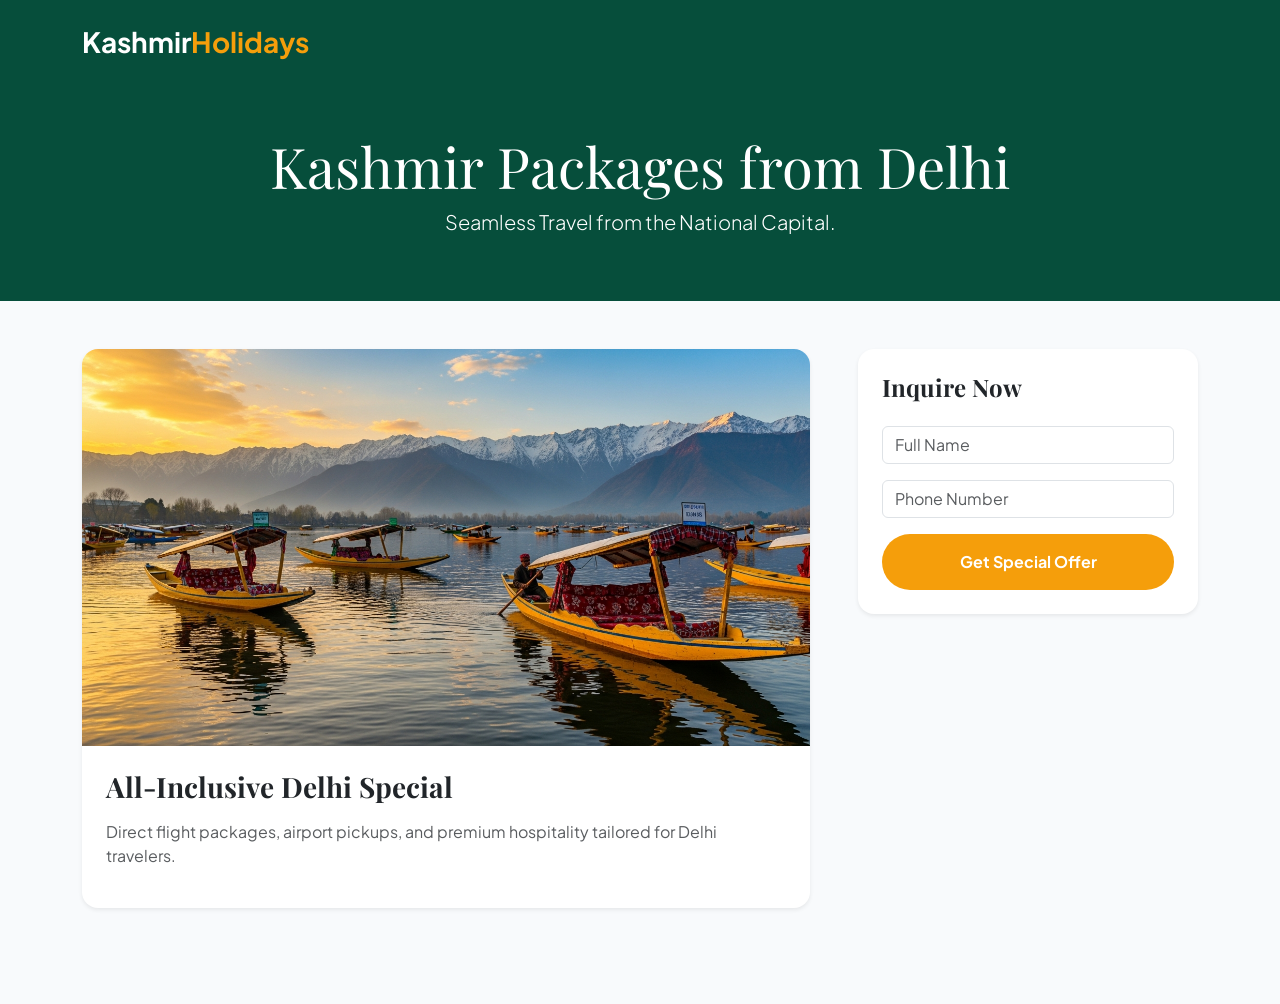
<file: client/kashmir-tour-packages-from-delhi.html>
<!DOCTYPE html>
<html lang="en">
<head>
    <meta charset="UTF-8">
    <meta name="viewport" content="width=device-width, initial-scale=1.0">
    <title>Kashmir Tour Packages from Delhi | 2026 Deals</title>
    <meta name="description" content="Exclusive Kashmir tour packages starting from Delhi. Includes flights, transfers, and luxury stays.">
    <link href="https://cdn.jsdelivr.net/npm/bootstrap@5.3.3/dist/css/bootstrap.min.css" rel="stylesheet">
    <link href="https://fonts.googleapis.com/css2?family=Playfair+Display:ital,wght@0,400..900;1,400..900&family=Plus+Jakarta+Sans:wght@200..800&display=swap" rel="stylesheet">
    <link rel="stylesheet" href="https://cdnjs.cloudflare.com/ajax/libs/font-awesome/6.6.0/css/all.min.css">
    <style>
        :root { --primary: #064e3b; --accent: #f59e0b; }
        body { font-family: 'Plus Jakarta Sans', sans-serif; background-color: #f8fafc; }
        h1, h2, h3 { font-family: 'Playfair Display', serif; }
        .bg-primary-custom { background-color: var(--primary); }
        .text-accent { color: var(--accent); }
        .btn-accent { background-color: var(--accent); color: white; border: none; }
    </style>
</head>
<body>
    <nav class="navbar navbar-expand-lg navbar-dark bg-primary-custom sticky-top py-3">
        <div class="container">
            <a class="navbar-brand fw-bold fs-3" href="index.html">Kashmir<span class="text-accent">Holidays</span></a>
        </div>
    </nav>
    <div class="bg-primary-custom text-white py-5 text-center">
        <h1 class="display-4">Kashmir Packages from Delhi</h1>
        <p class="lead">Seamless Travel from the National Capital.</p>
    </div>
    <main class="container py-5">
        <div class="row g-5">
            <div class="col-lg-8">
                <div class="card mb-5 border-0 shadow-sm rounded-4 overflow-hidden">
                    <img src="assets/cinematic_dal_lake_sunset_landscape.png" class="img-fluid" alt="Delhi to Kashmir">
                    <div class="card-body p-4">
                        <h2 class="h3 fw-bold mb-3">All-Inclusive Delhi Special</h2>
                        <p class="text-muted">Direct flight packages, airport pickups, and premium hospitality tailored for Delhi travelers.</p>
                    </div>
                </div>
            </div>
            <div class="col-lg-4">
                <div class="card p-4 shadow-sm border-0 rounded-4">
                    <h3 class="h4 fw-bold mb-4">Inquire Now</h3>
                    <form action="https://formspree.io/f/info@kashmirholidaypackage.com" method="POST">
                        <input type="hidden" name="package" value="Delhi to Kashmir">
                        <div class="mb-3"><input type="text" name="name" class="form-control" placeholder="Full Name" required></div>
                        <div class="mb-3"><input type="tel" name="phone" class="form-control" placeholder="Phone Number" required></div>
                        <button type="submit" class="btn btn-accent w-100 py-3 rounded-pill fw-bold">Get Special Offer</button>
                    </form>
                </div>
            </div>
        </div>
    </main>
</body>
</html>
</file>
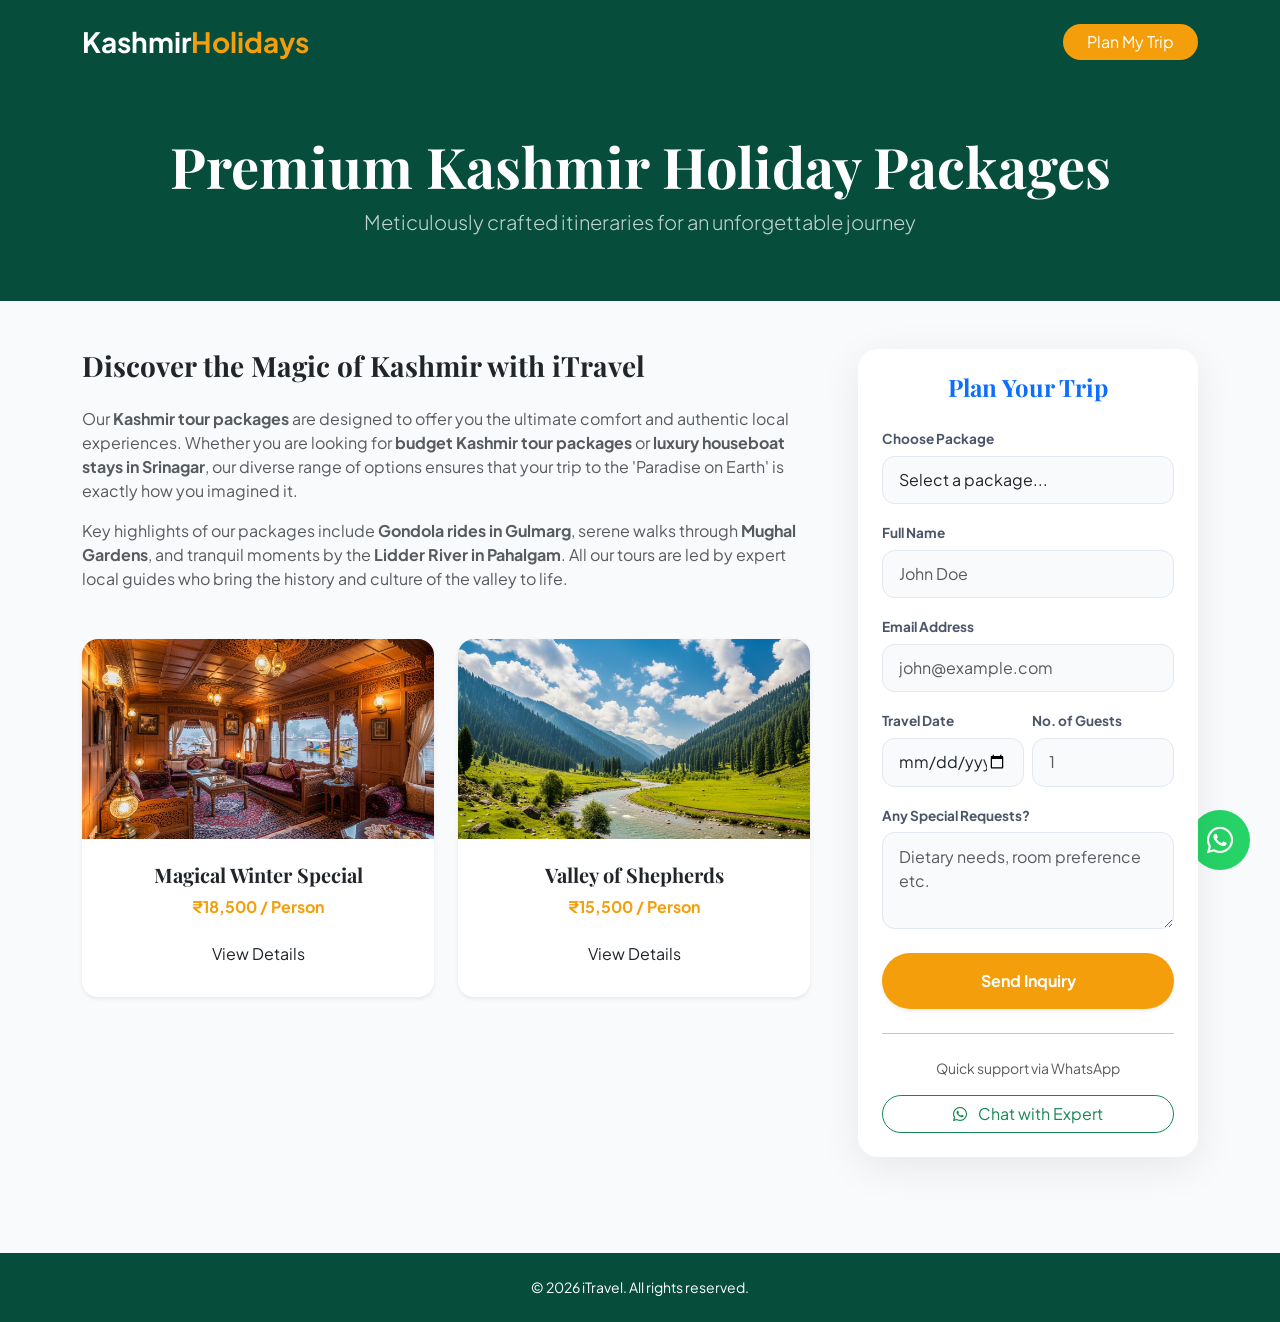
<file: client/packages.html>
<!DOCTYPE html>
<html lang="en">
<head>
    <meta charset="UTF-8">
    <meta name="viewport" content="width=device-width, initial-scale=1.0">
    <title>All Kashmir Tour Packages | Best Deals 2026 - iTravel</title>
    <meta name="description" content="Explore all Kashmir tour packages. Honeymoon, family, and group tours available at best prices. Srinagar, Gulmarg & more.">
    <link href="https://cdn.jsdelivr.net/npm/bootstrap@5.3.3/dist/css/bootstrap.min.css" rel="stylesheet">
    <link href="https://fonts.googleapis.com/css2?family=Playfair+Display:ital,wght@0,400..900;1,400..900&family=Plus+Jakarta+Sans:wght@200..800&display=swap" rel="stylesheet">
    <link rel="stylesheet" href="https://cdnjs.cloudflare.com/ajax/libs/font-awesome/6.6.0/css/all.min.css">
    <style>
        :root { --primary: #064e3b; --accent: #f59e0b; --light-bg: #f8fafc; }
        body { font-family: 'Plus Jakarta Sans', sans-serif; background-color: var(--light-bg); }
        h1, h2, h3 { font-family: 'Playfair Display', serif; }
        .bg-primary-custom { background-color: var(--primary); }
        .text-accent { color: var(--accent); }
        .btn-accent { background-color: var(--accent); color: white; border: none; transition: 0.3s; }
        .btn-accent:hover { background-color: #d97706; transform: translateY(-2px); }
        .booking-card { border-radius: 20px; border: none; box-shadow: 0 10px 40px rgba(0,0,0,0.08); background: #fff; }
        .form-label { font-size: 0.85rem; font-weight: 700; color: #4a5568; margin-bottom: 0.4rem; }
        .form-control { padding: 0.7rem 1rem; border-radius: 0.8rem; border: 1px solid #e2e8f0; background: #f8fafc; }
        .form-control:focus { box-shadow: 0 0 0 3px rgba(245, 158, 11, 0.2); border-color: var(--accent); }
        .whatsapp-btn { position: fixed; bottom: 30px; right: 30px; background-color: #25d366; color: white; width: 60px; height: 60px; border-radius: 50%; display: flex; align-items: center; justify-content: center; font-size: 30px; z-index: 1000; text-decoration: none; }
    </style>
</head>
<body>
    <nav class="navbar navbar-expand-lg navbar-dark bg-primary-custom sticky-top py-3">
        <div class="container">
            <a class="navbar-brand fw-bold fs-3" href="index.html">Kashmir<span class="text-accent">Holidays</span></a>
            <div class="ms-auto">
                <a class="btn btn-accent px-4 rounded-pill" href="contact.html">Plan My Trip</a>
            </div>
        </div>
    </nav>

    <div class="bg-primary-custom text-white py-5 text-center">
        <h1 class="display-4 fw-bold">Premium Kashmir Holiday Packages</h1>
        <p class="lead opacity-75">Meticulously crafted itineraries for an unforgettable journey</p>
    </div>

    <main class="container py-5">
        <div class="row g-5">
            <div class="col-lg-8">
                <!-- SEO Rich Content -->
                <div class="mb-5">
                    <h2 class="h3 fw-bold text-dark mb-4">Discover the Magic of Kashmir with iTravel</h2>
                    <p class="text-muted">Our <strong>Kashmir tour packages</strong> are designed to offer you the ultimate comfort and authentic local experiences. Whether you are looking for <strong>budget Kashmir tour packages</strong> or <strong>luxury houseboat stays in Srinagar</strong>, our diverse range of options ensures that your trip to the 'Paradise on Earth' is exactly how you imagined it.</p>
                    <p class="text-muted">Key highlights of our packages include <strong>Gondola rides in Gulmarg</strong>, serene walks through <strong>Mughal Gardens</strong>, and tranquil moments by the <strong>Lidder River in Pahalgam</strong>. All our tours are led by expert local guides who bring the history and culture of the valley to life.</p>
                </div>
                
                <div class="row g-4 mb-5">
                    <!-- Package Card 1 -->
                    <div class="col-md-6">
                        <div class="card h-100 border-0 shadow-sm rounded-4 overflow-hidden">
                            <img src="assets/luxury_houseboat_interior_bedroom.png" class="card-img-top" style="height: 200px; object-fit: cover;" alt="Srinagar Houseboat Stay">
                            <div class="card-body p-4 text-center">
                                <h3 class="h5 fw-bold mb-2">Magical Winter Special</h3>
                                <p class="text-accent fw-bold mb-3">₹18,500 / Person</p>
                                <a href="gulmarg-tour-packages.html" class="btn btn-outline-primary-custom border-emerald-900 text-emerald-900 w-100 rounded-pill">View Details</a>
                            </div>
                        </div>
                    </div>
                    <!-- Package Card 2 -->
                    <div class="col-md-6">
                        <div class="card h-100 border-0 shadow-sm rounded-4 overflow-hidden">
                            <img src="assets/lush_pahalgam_valley_landscape.png" class="card-img-top" style="height: 200px; object-fit: cover;" alt="Pahalgam Valley Tour">
                            <div class="card-body p-4 text-center">
                                <h3 class="h5 fw-bold mb-2">Valley of Shepherds</h3>
                                <p class="text-accent fw-bold mb-3">₹15,500 / Person</p>
                                <a href="pahalgam-tour-packages.html" class="btn btn-outline-primary-custom border-emerald-900 text-emerald-900 w-100 rounded-pill">View Details</a>
                            </div>
                        </div>
                    </div>
                </div>
            </div>

            <!-- Enhanced Booking Sidebar -->
            <div class="col-lg-4">
                <div class="card booking-card sticky-top" style="top: 100px;">
                    <div class="card-body p-4">
                        <h3 class="h4 fw-bold mb-4 text-primary text-center">Plan Your Trip</h3>
                        <form action="https://formspree.io/f/info@kashmirholidaypackage.com" method="POST">
                            <div class="mb-3">
                                <label class="form-label">Choose Package</label>
                                <select name="package" class="form-control" required>
                                    <option value="">Select a package...</option>
                                    <option value="Honeymoon Special">Honeymoon Special</option>
                                    <option value="Family Tour">Family Tour</option>
                                    <option value="Gulmarg Adventure">Gulmarg Adventure</option>
                                    <option value="Srinagar City Tour">Srinagar City Tour</option>
                                    <option value="Pahalgam Retreat">Pahalgam Retreat</option>
                                </select>
                            </div>
                            <div class="mb-3">
                                <label class="form-label">Full Name</label>
                                <input type="text" name="name" class="form-control" placeholder="John Doe" required>
                            </div>
                            <div class="mb-3">
                                <label class="form-label">Email Address</label>
                                <input type="email" name="email" class="form-control" placeholder="john@example.com" required>
                            </div>
                            <div class="row g-2 mb-3">
                                <div class="col-md-6">
                                    <label class="form-label">Travel Date</label>
                                    <input type="date" name="travel_date" class="form-control" required>
                                </div>
                                <div class="col-md-6">
                                    <label class="form-label">No. of Guests</label>
                                    <input type="number" name="guests" class="form-control" placeholder="1" min="1" required>
                                </div>
                            </div>
                            <div class="mb-4">
                                <label class="form-label">Any Special Requests?</label>
                                <textarea name="message" class="form-control" rows="3" placeholder="Dietary needs, room preference etc."></textarea>
                            </div>
                            <button type="submit" class="btn btn-accent w-100 py-3 fw-bold rounded-pill shadow-sm">Send Inquiry</button>
                        </form>
                        <hr class="my-4 opacity-10">
                        <p class="text-center small text-muted mb-3">Quick support via WhatsApp</p>
                        <a href="https://wa.me/917006523990" class="btn btn-outline-success w-100 rounded-pill"><i class="fab fa-whatsapp me-2"></i> Chat with Expert</a>
                    </div>
                </div>
            </div>
        </div>
    </main>

    <footer class="bg-primary-custom text-white py-4 text-center mt-5">
        <p class="mb-0 small">&copy; 2026 iTravel. All rights reserved.</p>
    </footer>

    <a href="https://wa.me/917006523990" class="whatsapp-btn" target="_blank">
        <i class="fab fa-whatsapp"></i>
    </a>
    
    <script src="https://cdn.jsdelivr.net/npm/bootstrap@5.3.3/dist/js/bootstrap.bundle.min.js"></script>
</body>
</html>
</file>
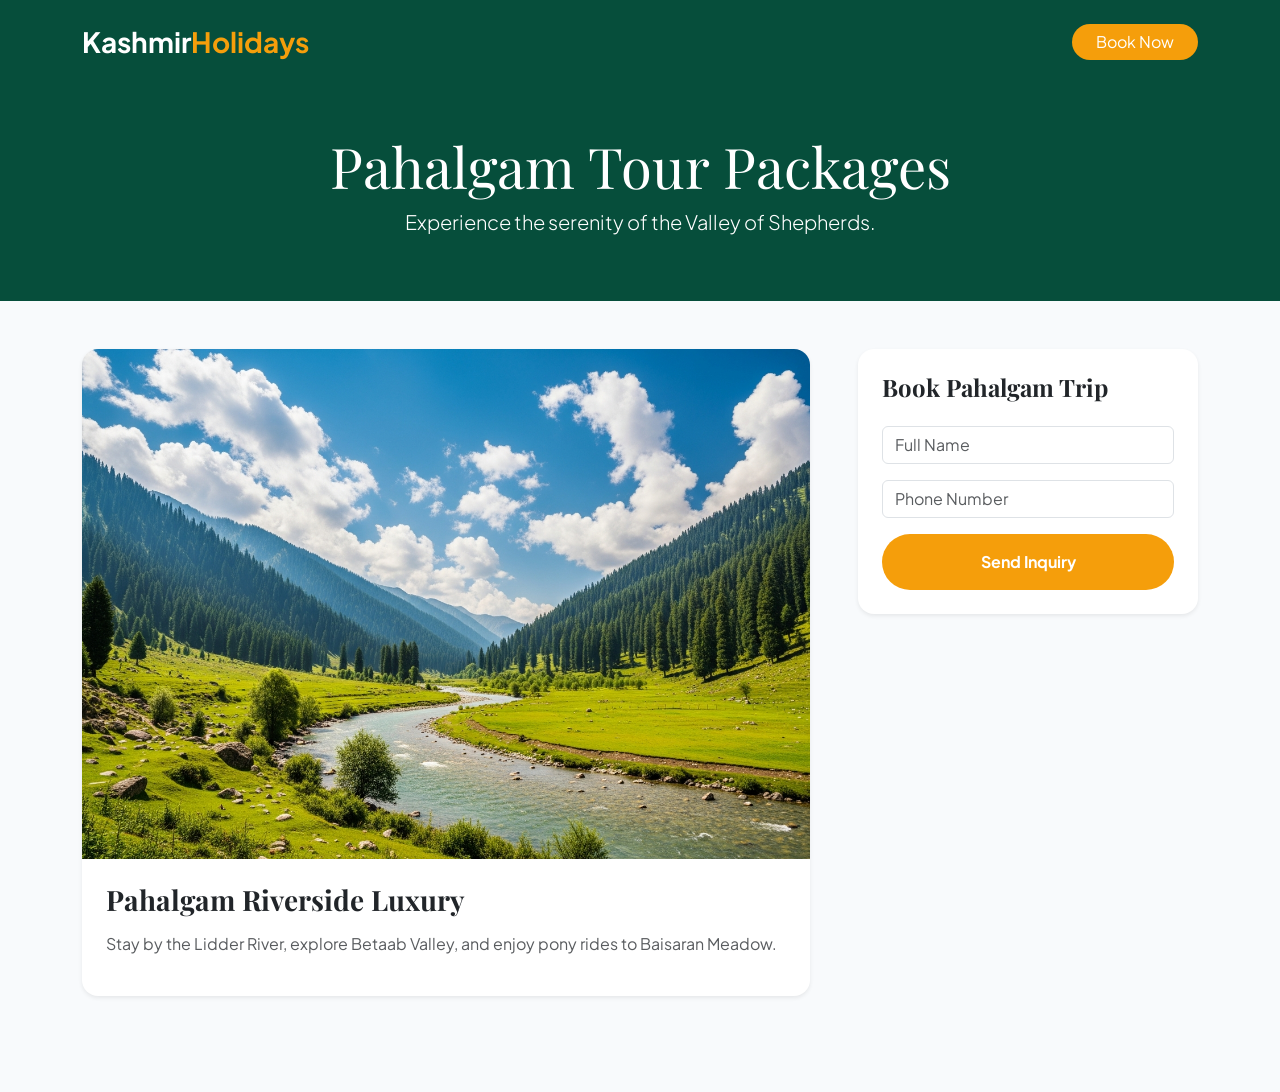
<file: client/pahalgam-tour-packages.html>
<!DOCTYPE html>
<html lang="en">
<head>
    <meta charset="UTF-8">
    <meta name="viewport" content="width=device-width, initial-scale=1.0">
    <title>Pahalgam Tour Packages | Valley of Shepherds 2026</title>
    <meta name="description" content="Explore Pahalgam with our specialized tour packages. Visit Betaab Valley, Aru Valley, and enjoy riverside luxury.">
    <link href="https://cdn.jsdelivr.net/npm/bootstrap@5.3.3/dist/css/bootstrap.min.css" rel="stylesheet">
    <link href="https://fonts.googleapis.com/css2?family=Playfair+Display:ital,wght@0,400..900;1,400..900&family=Plus+Jakarta+Sans:wght@200..800&display=swap" rel="stylesheet">
    <link rel="stylesheet" href="https://cdnjs.cloudflare.com/ajax/libs/font-awesome/6.6.0/css/all.min.css">
    <style>
        :root { --primary: #064e3b; --accent: #f59e0b; }
        body { font-family: 'Plus Jakarta Sans', sans-serif; background-color: #f8fafc; }
        h1, h2, h3 { font-family: 'Playfair Display', serif; }
        .bg-primary-custom { background-color: var(--primary); }
        .text-accent { color: var(--accent); }
        .btn-accent { background-color: var(--accent); color: white; border: none; }
    </style>
</head>
<body>
    <nav class="navbar navbar-expand-lg navbar-dark bg-primary-custom sticky-top py-3">
        <div class="container">
            <a class="navbar-brand fw-bold fs-3" href="index.html">Kashmir<span class="text-accent">Holidays</span></a>
            <div class="ms-auto">
                <a class="btn btn-accent px-4 rounded-pill" href="contact.html">Book Now</a>
            </div>
        </div>
    </nav>
    <div class="bg-primary-custom text-white py-5 text-center">
        <h1 class="display-4">Pahalgam Tour Packages</h1>
        <p class="lead">Experience the serenity of the Valley of Shepherds.</p>
    </div>
    <main class="container py-5">
        <div class="row g-5">
            <div class="col-lg-8">
                <div class="card mb-5 border-0 shadow-sm rounded-4 overflow-hidden">
                    <img src="assets/lush_pahalgam_valley_landscape.png" class="img-fluid" alt="Pahalgam Valley">
                    <div class="card-body p-4">
                        <h2 class="h3 fw-bold mb-3">Pahalgam Riverside Luxury</h2>
                        <p class="text-muted">Stay by the Lidder River, explore Betaab Valley, and enjoy pony rides to Baisaran Meadow.</p>
                    </div>
                </div>
            </div>
            <div class="col-lg-4">
                <div class="card p-4 shadow-sm border-0 rounded-4">
                    <h3 class="h4 fw-bold mb-4">Book Pahalgam Trip</h3>
                    <form action="https://formspree.io/f/info@kashmirholidaypackage.com" method="POST">
                        <input type="hidden" name="package" value="Pahalgam Package">
                        <div class="mb-3"><input type="text" name="name" class="form-control" placeholder="Full Name" required></div>
                        <div class="mb-3"><input type="tel" name="phone" class="form-control" placeholder="Phone Number" required></div>
                        <button type="submit" class="btn btn-accent w-100 py-3 rounded-pill fw-bold">Send Inquiry</button>
                    </form>
                </div>
            </div>
        </div>
    </main>
</body>
</html>
</file>
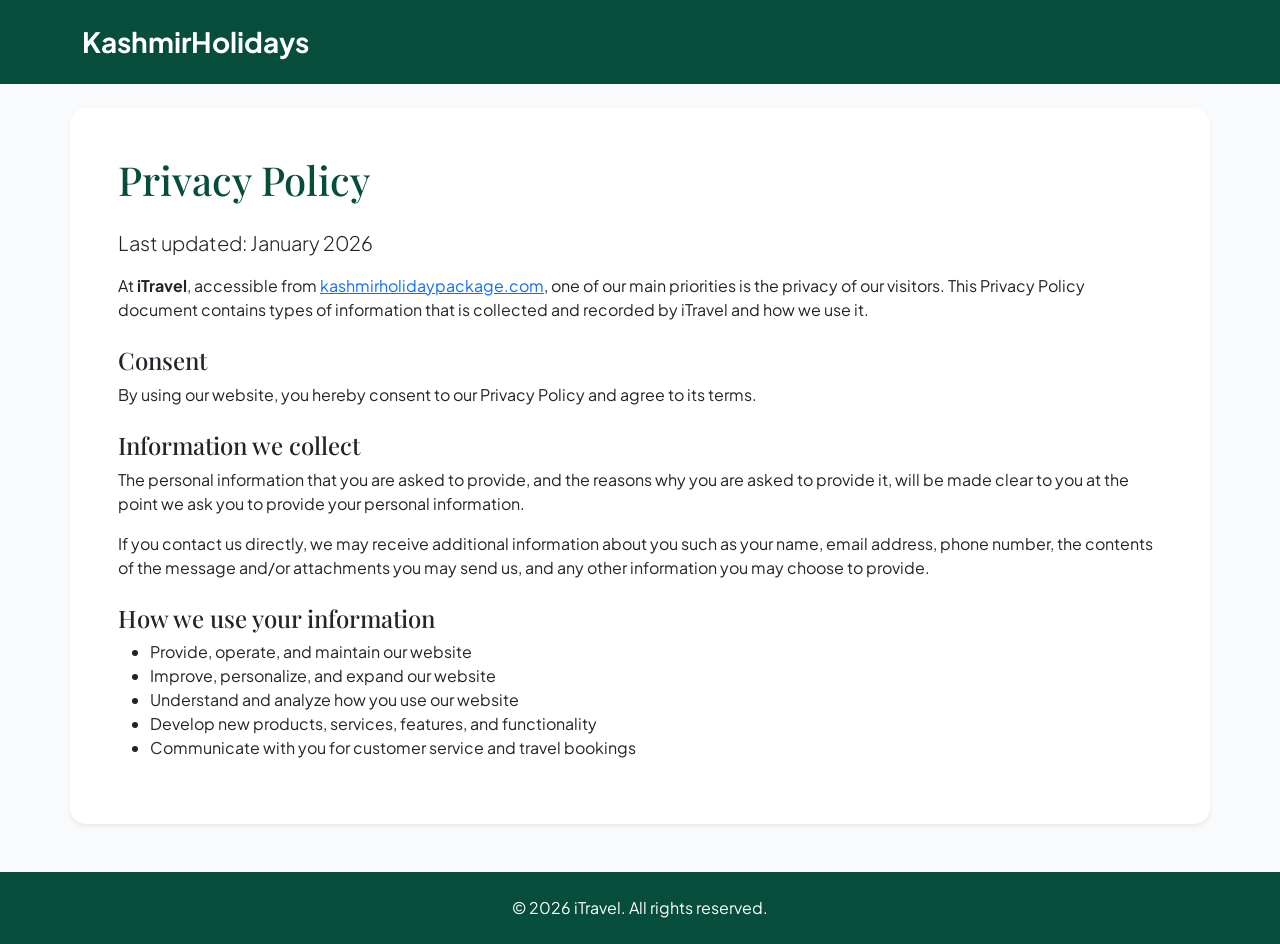
<file: client/privacy-policy.html>
<!DOCTYPE html>
<html lang="en">
<head>
    <meta charset="UTF-8">
    <meta name="viewport" content="width=device-width, initial-scale=1.0">
    <title>Privacy Policy | Kashmir Holiday Packages - iTravel</title>
    <link href="https://cdn.jsdelivr.net/npm/bootstrap@5.3.3/dist/css/bootstrap.min.css" rel="stylesheet">
    <link href="https://fonts.googleapis.com/css2?family=Plus+Jakarta+Sans:wght@200..800&family=Playfair+Display:wght@700&display=swap" rel="stylesheet">
    <style>:root { --primary: #064e3b; --accent: #f59e0b; } body { font-family: 'Plus Jakarta Sans', sans-serif; background: #f8fafc; } .bg-primary-custom { background-color: var(--primary); } h1, h2 { font-family: 'Playfair Display', serif; color: var(--primary); }</style>
</head>
<body>
    <nav class="navbar navbar-expand-lg navbar-dark bg-primary-custom py-3"><div class="container"><a class="navbar-brand fw-bold fs-3" href="index.html">Kashmir<span class="text-accent">Holidays</span></a></div></nav>
    <div class="container py-5 bg-white shadow-sm mt-4 rounded-4 px-4 px-md-5">
        <h1 class="mb-4">Privacy Policy</h1>
        <p class="lead">Last updated: January 2026</p>
        <p>At <strong>iTravel</strong>, accessible from <a href="https://kashmirholidaypackage.com">kashmirholidaypackage.com</a>, one of our main priorities is the privacy of our visitors. This Privacy Policy document contains types of information that is collected and recorded by iTravel and how we use it.</p>
        <h2 class="h4 mt-4">Consent</h2>
        <p>By using our website, you hereby consent to our Privacy Policy and agree to its terms.</p>
        <h2 class="h4 mt-4">Information we collect</h2>
        <p>The personal information that you are asked to provide, and the reasons why you are asked to provide it, will be made clear to you at the point we ask you to provide your personal information.</p>
        <p>If you contact us directly, we may receive additional information about you such as your name, email address, phone number, the contents of the message and/or attachments you may send us, and any other information you may choose to provide.</p>
        <h2 class="h4 mt-4">How we use your information</h2>
        <ul>
            <li>Provide, operate, and maintain our website</li>
            <li>Improve, personalize, and expand our website</li>
            <li>Understand and analyze how you use our website</li>
            <li>Develop new products, services, features, and functionality</li>
            <li>Communicate with you for customer service and travel bookings</li>
        </ul>
    </div>
    <footer class="bg-primary-custom text-white py-4 text-center mt-5"><p class="mb-0">&copy; 2026 iTravel. All rights reserved.</p></footer>
</body>
</html>
</file>
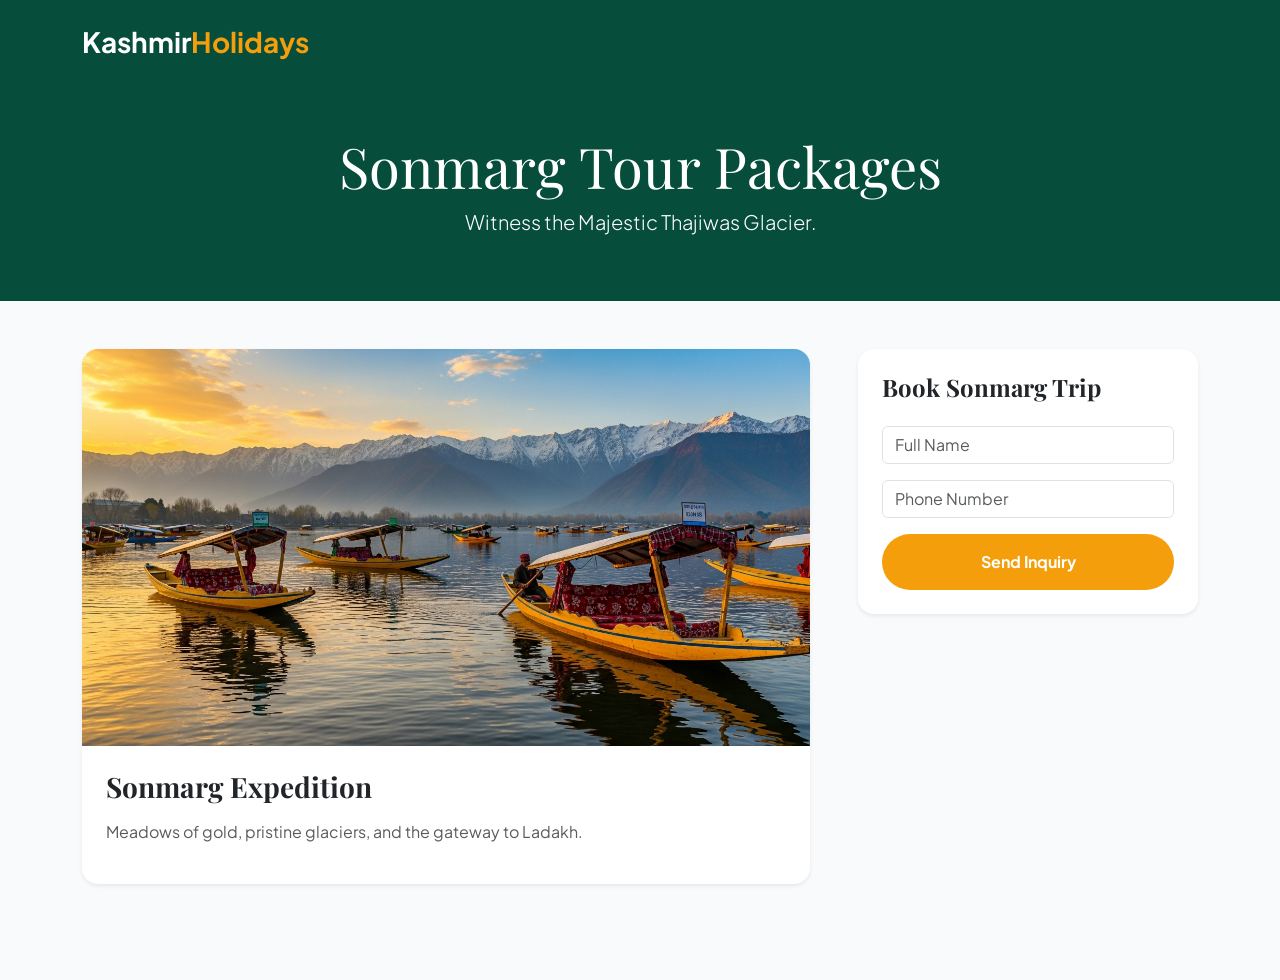
<file: client/sonmarg-tour-packages.html>
<!DOCTYPE html>
<html lang="en">
<head>
    <meta charset="UTF-8">
    <meta name="viewport" content="width=device-width, initial-scale=1.0">
    <title>Sonmarg Tour Packages | Meadow of Gold 2026</title>
    <meta name="description" content="Discover the glaciers of Sonmarg. Specialized tour packages for Thajiwas Glacier and trekking.">
    <link href="https://cdn.jsdelivr.net/npm/bootstrap@5.3.3/dist/css/bootstrap.min.css" rel="stylesheet">
    <link href="https://fonts.googleapis.com/css2?family=Playfair+Display:ital,wght@0,400..900;1,400..900&family=Plus+Jakarta+Sans:wght@200..800&display=swap" rel="stylesheet">
    <link rel="stylesheet" href="https://cdnjs.cloudflare.com/ajax/libs/font-awesome/6.6.0/css/all.min.css">
    <style>
        :root { --primary: #064e3b; --accent: #f59e0b; }
        body { font-family: 'Plus Jakarta Sans', sans-serif; background-color: #f8fafc; }
        h1, h2, h3 { font-family: 'Playfair Display', serif; }
        .bg-primary-custom { background-color: var(--primary); }
        .text-accent { color: var(--accent); }
        .btn-accent { background-color: var(--accent); color: white; border: none; }
    </style>
</head>
<body>
    <nav class="navbar navbar-expand-lg navbar-dark bg-primary-custom sticky-top py-3">
        <div class="container">
            <a class="navbar-brand fw-bold fs-3" href="index.html">Kashmir<span class="text-accent">Holidays</span></a>
        </div>
    </nav>
    <div class="bg-primary-custom text-white py-5 text-center">
        <h1 class="display-4">Sonmarg Tour Packages</h1>
        <p class="lead">Witness the Majestic Thajiwas Glacier.</p>
    </div>
    <main class="container py-5">
        <div class="row g-5">
            <div class="col-lg-8">
                <div class="card mb-5 border-0 shadow-sm rounded-4 overflow-hidden">
                    <img src="assets/cinematic_dal_lake_sunset_landscape.png" class="img-fluid" alt="Sonmarg">
                    <div class="card-body p-4">
                        <h2 class="h3 fw-bold mb-3">Sonmarg Expedition</h2>
                        <p class="text-muted">Meadows of gold, pristine glaciers, and the gateway to Ladakh.</p>
                    </div>
                </div>
            </div>
            <div class="col-lg-4">
                <div class="card p-4 shadow-sm border-0 rounded-4">
                    <h3 class="h4 fw-bold mb-4">Book Sonmarg Trip</h3>
                    <form action="https://formspree.io/f/info@kashmirholidaypackage.com" method="POST">
                        <input type="hidden" name="package" value="Sonmarg Package">
                        <div class="mb-3"><input type="text" name="name" class="form-control" placeholder="Full Name" required></div>
                        <div class="mb-3"><input type="tel" name="phone" class="form-control" placeholder="Phone Number" required></div>
                        <button type="submit" class="btn btn-accent w-100 py-3 rounded-pill fw-bold">Send Inquiry</button>
                    </form>
                </div>
            </div>
        </div>
    </main>
</body>
</html>
</file>
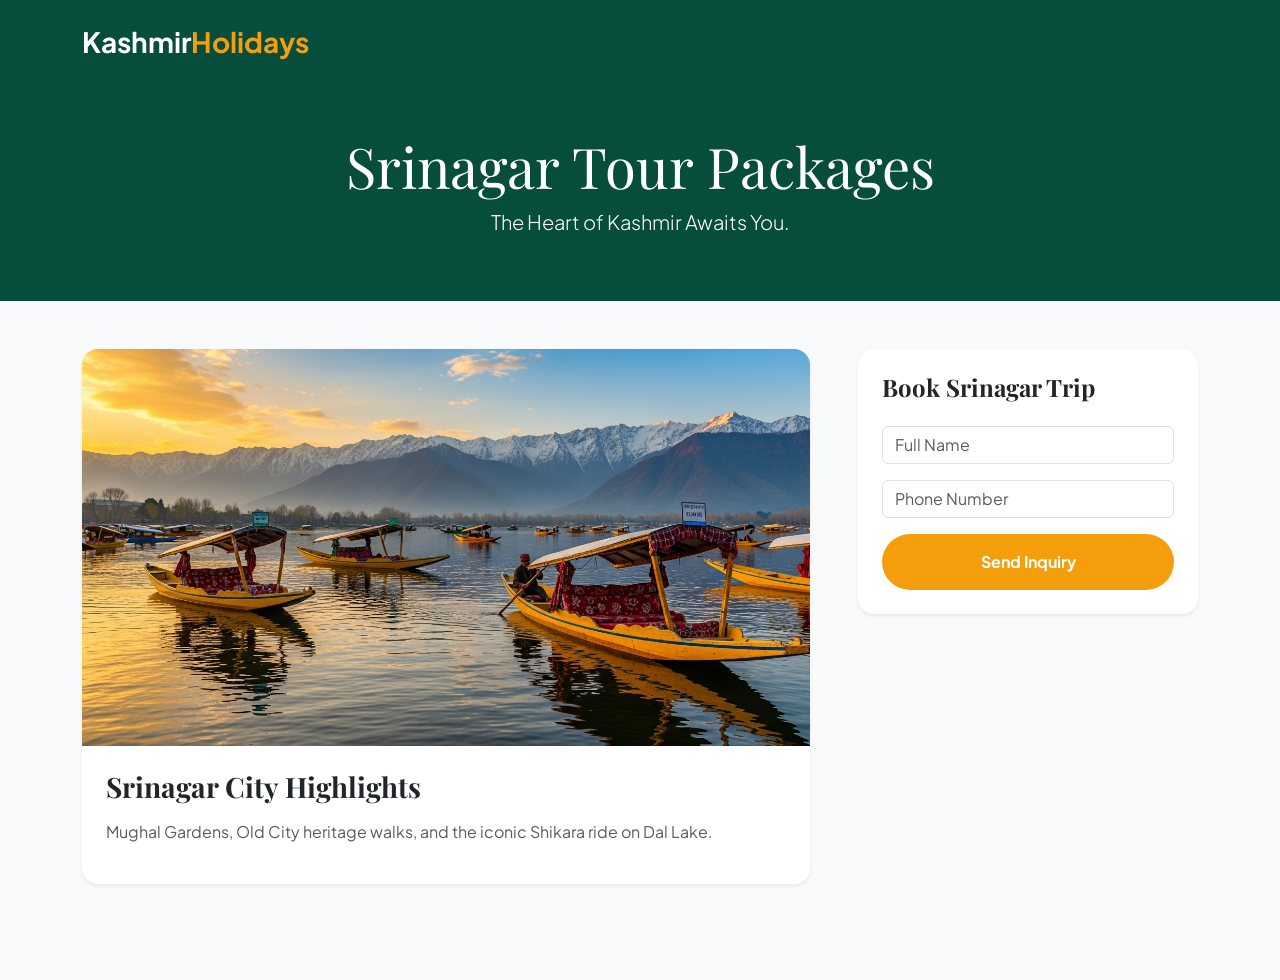
<file: client/srinagar-tour-packages.html>
<!DOCTYPE html>
<html lang="en">
<head>
    <meta charset="UTF-8">
    <meta name="viewport" content="width=device-width, initial-scale=1.0">
    <title>Srinagar Tour Packages | Dal Lake & Gardens 2026</title>
    <meta name="description" content="Srinagar city tour packages. Stay in luxury houseboats and visit the world-famous Mughal Gardens.">
    <link href="https://cdn.jsdelivr.net/npm/bootstrap@5.3.3/dist/css/bootstrap.min.css" rel="stylesheet">
    <link href="https://fonts.googleapis.com/css2?family=Playfair+Display:ital,wght@0,400..900;1,400..900&family=Plus+Jakarta+Sans:wght@200..800&display=swap" rel="stylesheet">
    <link rel="stylesheet" href="https://cdnjs.cloudflare.com/ajax/libs/font-awesome/6.6.0/css/all.min.css">
    <style>
        :root { --primary: #064e3b; --accent: #f59e0b; }
        body { font-family: 'Plus Jakarta Sans', sans-serif; background-color: #f8fafc; }
        h1, h2, h3 { font-family: 'Playfair Display', serif; }
        .bg-primary-custom { background-color: var(--primary); }
        .text-accent { color: var(--accent); }
        .btn-accent { background-color: var(--accent); color: white; border: none; }
    </style>
</head>
<body>
    <nav class="navbar navbar-expand-lg navbar-dark bg-primary-custom sticky-top py-3">
        <div class="container">
            <a class="navbar-brand fw-bold fs-3" href="index.html">Kashmir<span class="text-accent">Holidays</span></a>
        </div>
    </nav>
    <div class="bg-primary-custom text-white py-5 text-center">
        <h1 class="display-4">Srinagar Tour Packages</h1>
        <p class="lead">The Heart of Kashmir Awaits You.</p>
    </div>
    <main class="container py-5">
        <div class="row g-5">
            <div class="col-lg-8">
                <div class="card mb-5 border-0 shadow-sm rounded-4 overflow-hidden">
                    <img src="assets/cinematic_dal_lake_sunset_landscape.png" class="img-fluid" alt="Srinagar">
                    <div class="card-body p-4">
                        <h2 class="h3 fw-bold mb-3">Srinagar City Highlights</h2>
                        <p class="text-muted">Mughal Gardens, Old City heritage walks, and the iconic Shikara ride on Dal Lake.</p>
                    </div>
                </div>
            </div>
            <div class="col-lg-4">
                <div class="card p-4 shadow-sm border-0 rounded-4">
                    <h3 class="h4 fw-bold mb-4">Book Srinagar Trip</h3>
                    <form action="https://formspree.io/f/info@kashmirholidaypackage.com" method="POST">
                        <input type="hidden" name="package" value="Srinagar Package">
                        <div class="mb-3"><input type="text" name="name" class="form-control" placeholder="Full Name" required></div>
                        <div class="mb-3"><input type="tel" name="phone" class="form-control" placeholder="Phone Number" required></div>
                        <button type="submit" class="btn btn-accent w-100 py-3 rounded-pill fw-bold">Send Inquiry</button>
                    </form>
                </div>
            </div>
        </div>
    </main>
</body>
</html>
</file>
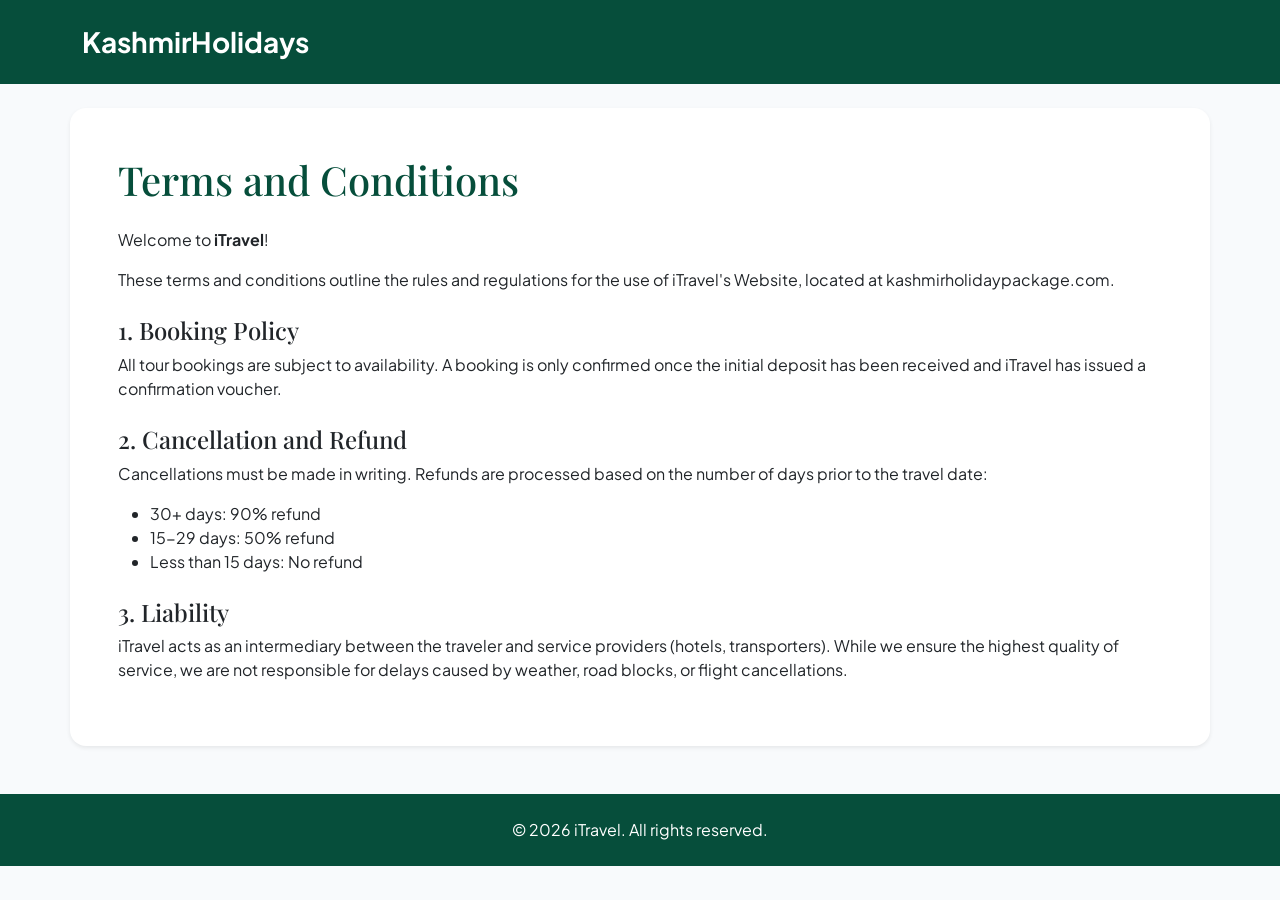
<file: client/terms-and-conditions.html>
<!DOCTYPE html>
<html lang="en">
<head>
    <meta charset="UTF-8">
    <meta name="viewport" content="width=device-width, initial-scale=1.0">
    <title>Terms and Conditions | Kashmir Holiday Packages - iTravel</title>
    <link href="https://cdn.jsdelivr.net/npm/bootstrap@5.3.3/dist/css/bootstrap.min.css" rel="stylesheet">
    <link href="https://fonts.googleapis.com/css2?family=Plus+Jakarta+Sans:wght@200..800&family=Playfair+Display:wght@700&display=swap" rel="stylesheet">
    <style>:root { --primary: #064e3b; --accent: #f59e0b; } body { font-family: 'Plus Jakarta Sans', sans-serif; background: #f8fafc; } .bg-primary-custom { background-color: var(--primary); } h1, h2 { font-family: 'Playfair Display', serif; color: var(--primary); }</style>
</head>
<body>
    <nav class="navbar navbar-expand-lg navbar-dark bg-primary-custom py-3"><div class="container"><a class="navbar-brand fw-bold fs-3" href="index.html">Kashmir<span class="text-accent">Holidays</span></a></div></nav>
    <div class="container py-5 bg-white shadow-sm mt-4 rounded-4 px-4 px-md-5">
        <h1 class="mb-4">Terms and Conditions</h1>
        <p>Welcome to <strong>iTravel</strong>!</p>
        <p>These terms and conditions outline the rules and regulations for the use of iTravel's Website, located at kashmirholidaypackage.com.</p>
        <h2 class="h4 mt-4">1. Booking Policy</h2>
        <p>All tour bookings are subject to availability. A booking is only confirmed once the initial deposit has been received and iTravel has issued a confirmation voucher.</p>
        <h2 class="h4 mt-4">2. Cancellation and Refund</h2>
        <p>Cancellations must be made in writing. Refunds are processed based on the number of days prior to the travel date:</p>
        <ul>
            <li>30+ days: 90% refund</li>
            <li>15-29 days: 50% refund</li>
            <li>Less than 15 days: No refund</li>
        </ul>
        <h2 class="h4 mt-4">3. Liability</h2>
        <p>iTravel acts as an intermediary between the traveler and service providers (hotels, transporters). While we ensure the highest quality of service, we are not responsible for delays caused by weather, road blocks, or flight cancellations.</p>
    </div>
    <footer class="bg-primary-custom text-white py-4 text-center mt-5"><p class="mb-0">&copy; 2026 iTravel. All rights reserved.</p></footer>
</body>
</html>
</file>
